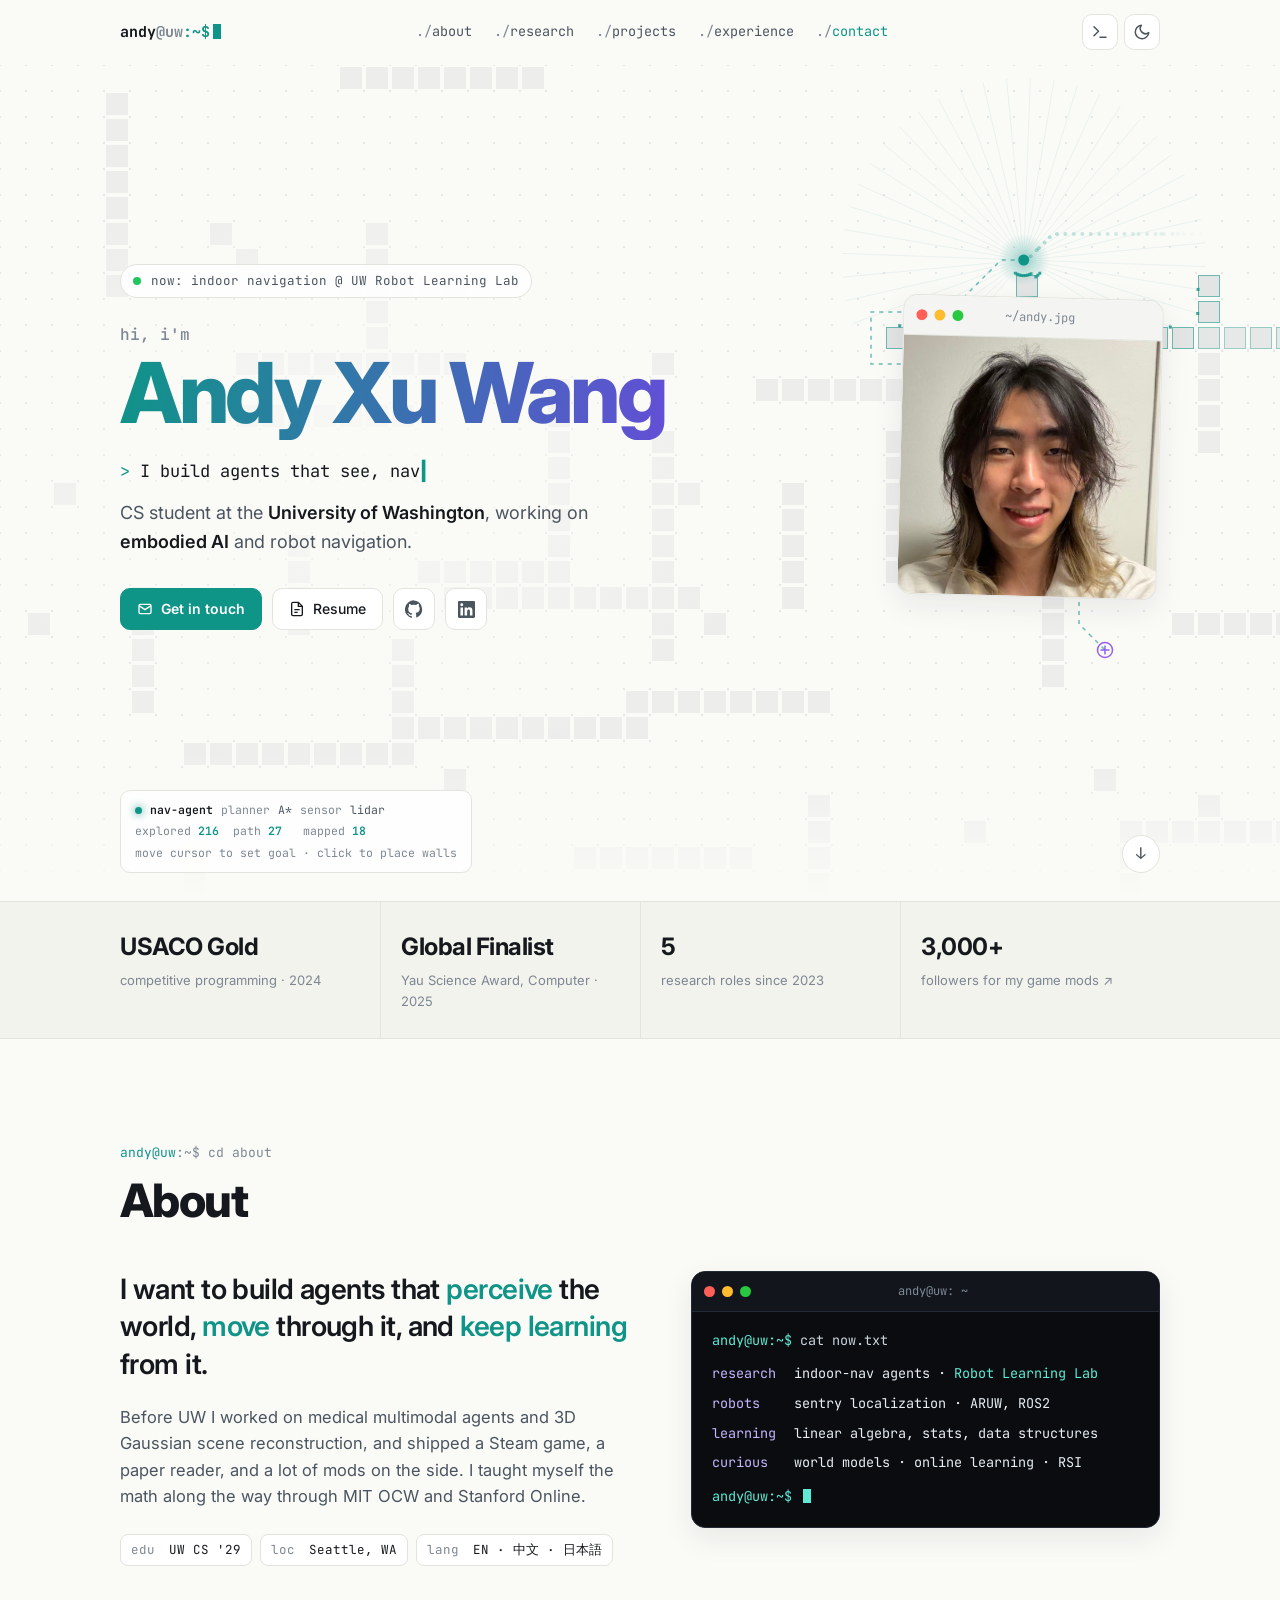
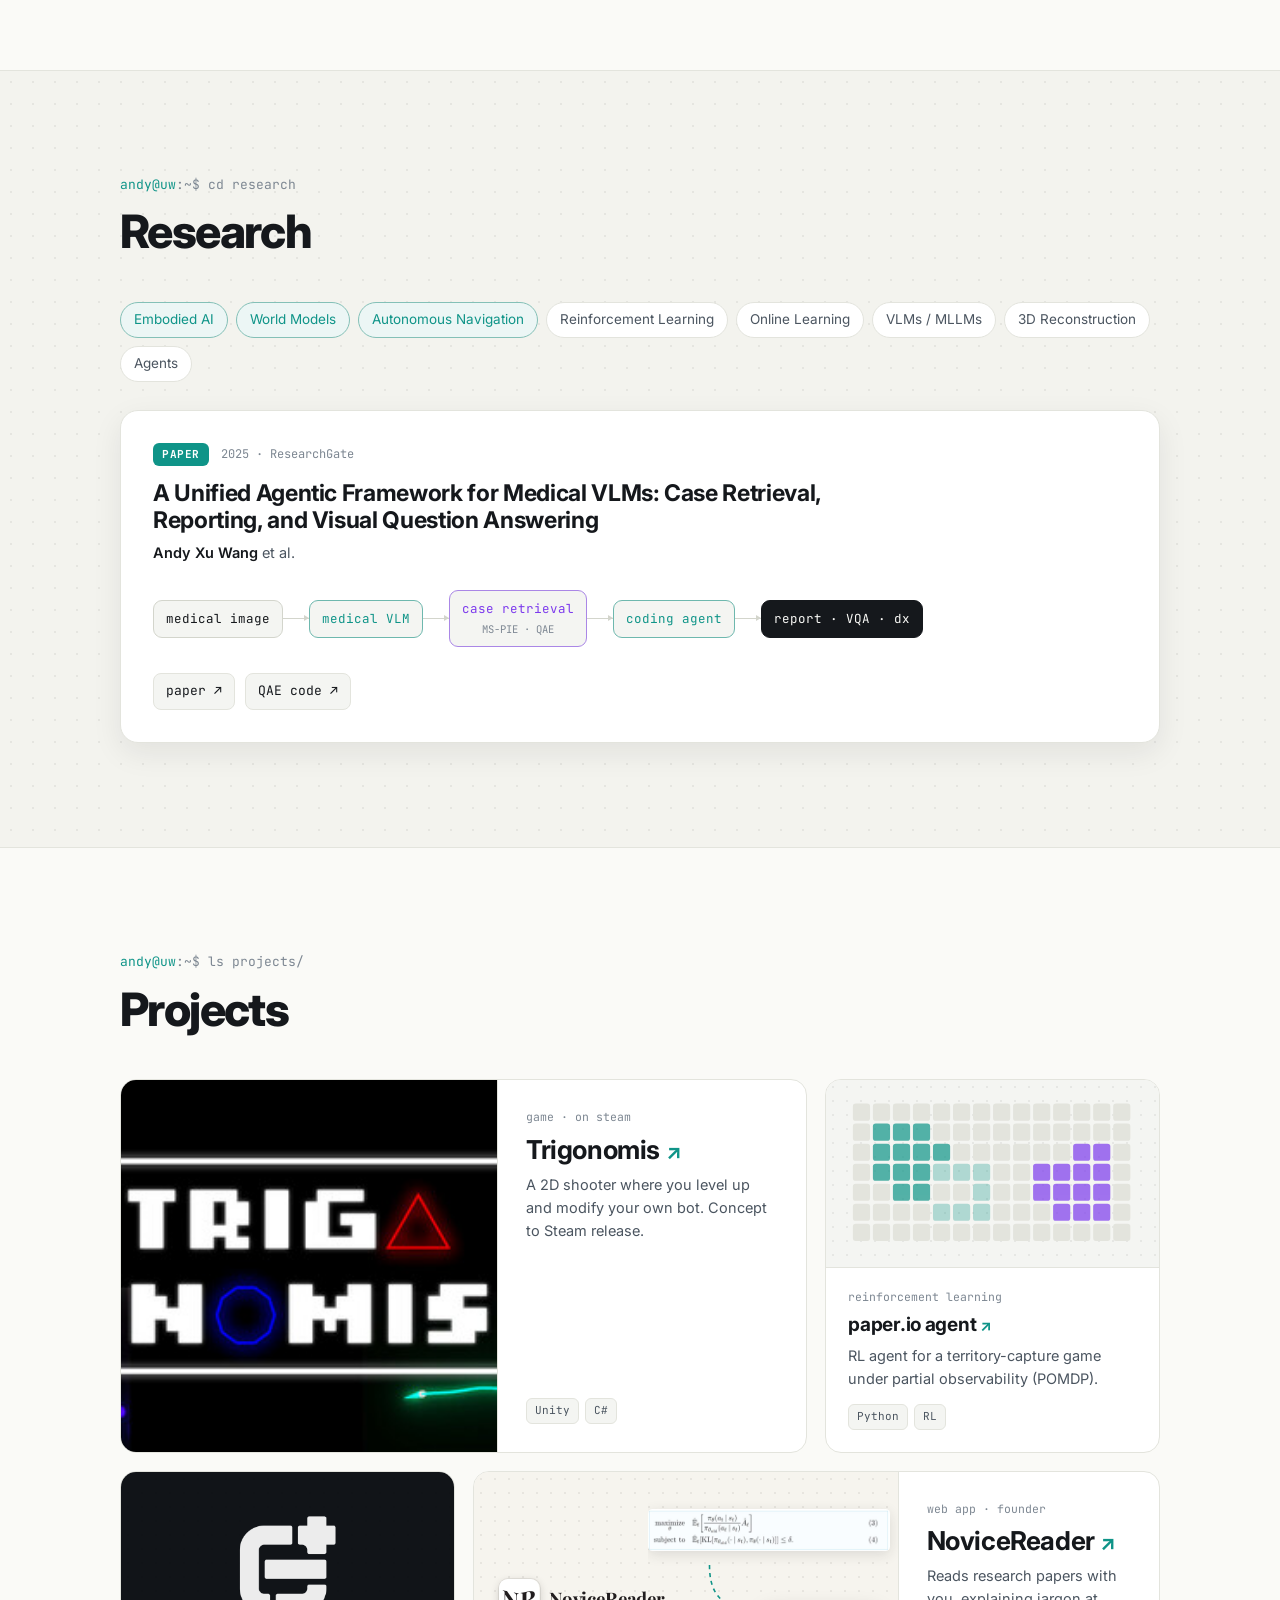
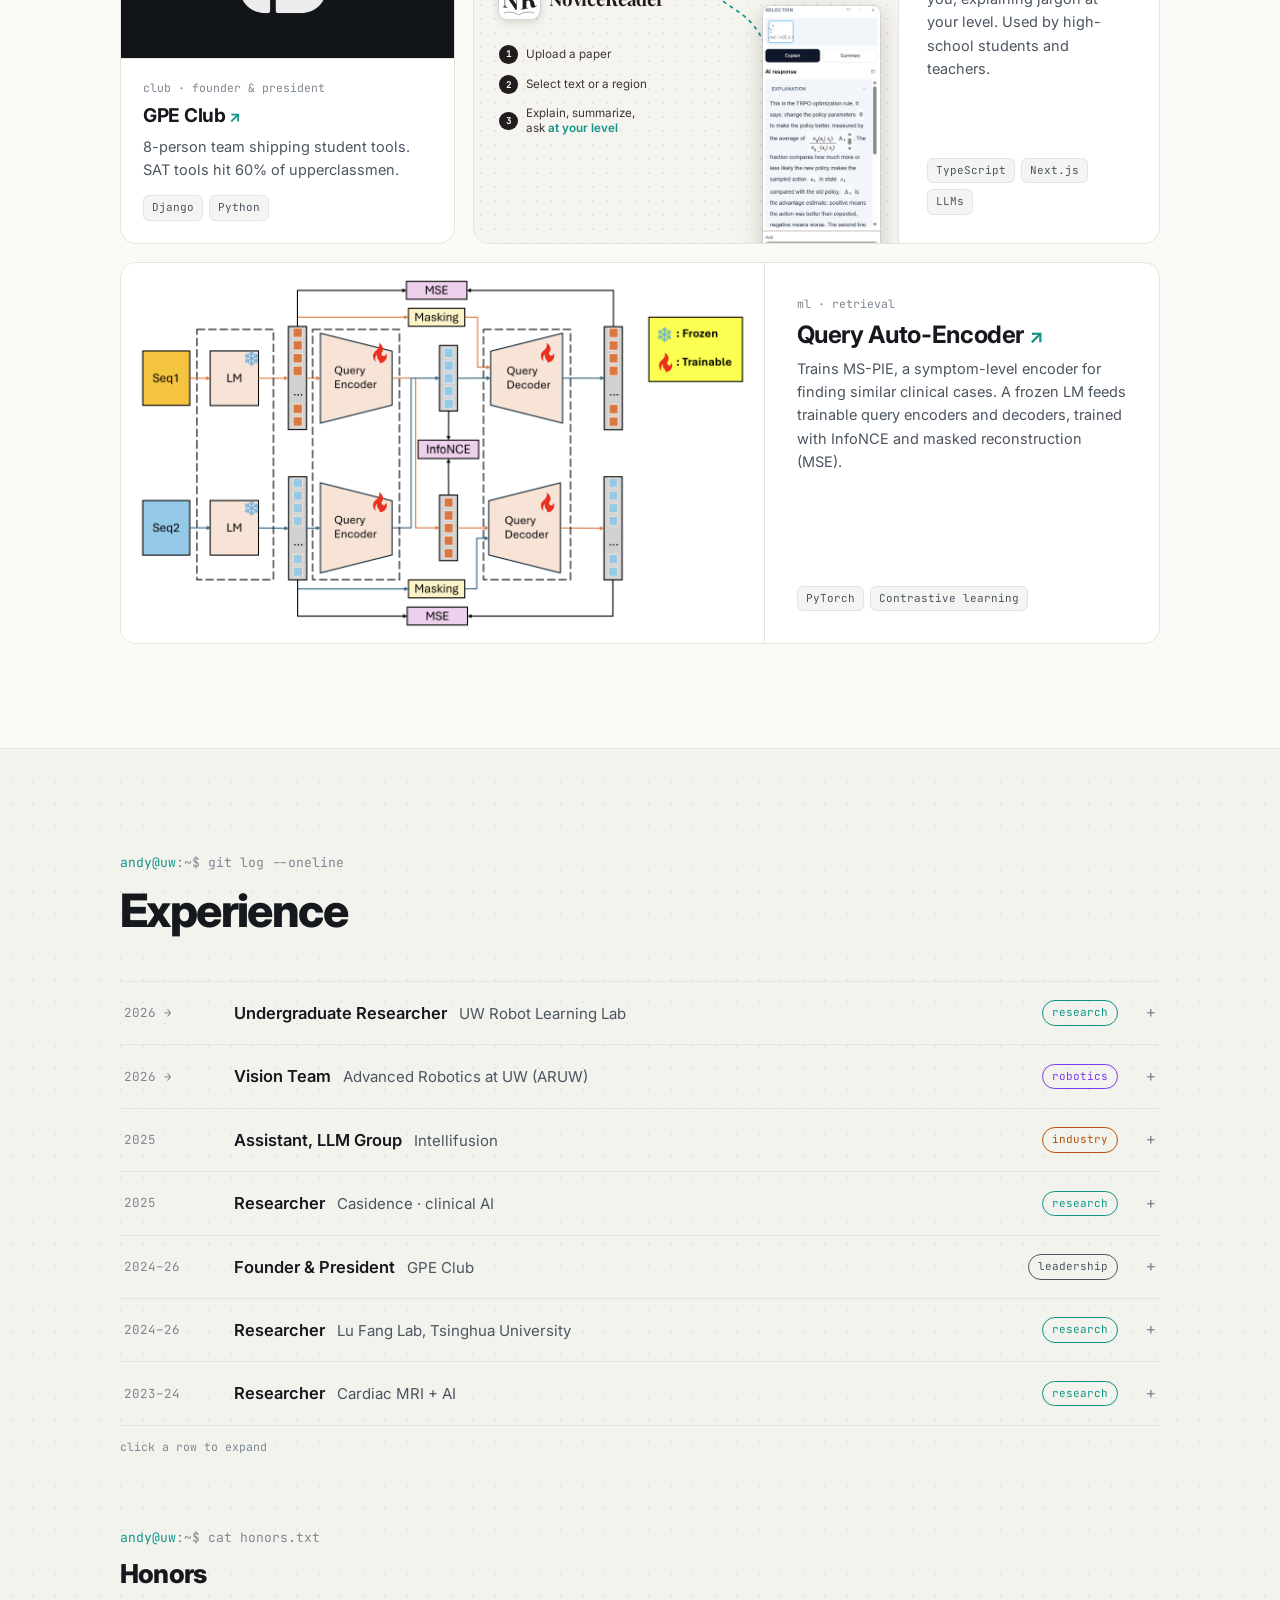
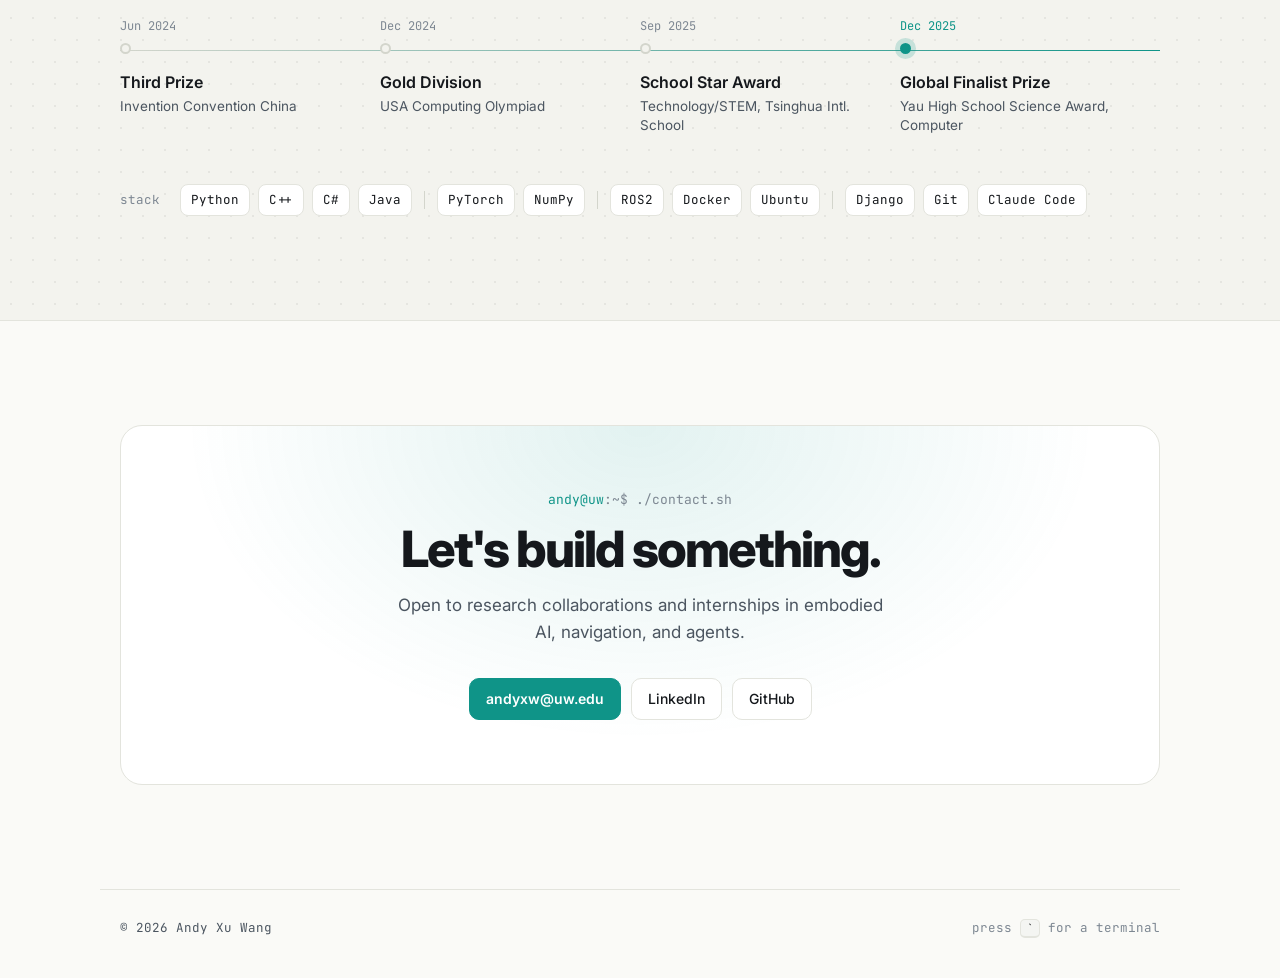
<file: index.html>
<!doctype html>
<html lang="en">
<head>
  <meta charset="utf-8" />
  <meta name="viewport" content="width=device-width, initial-scale=1" />
  <title>Andy Xu Wang</title>
  <meta name="description" content="Andy Xu Wang — CS student at the University of Washington working on embodied AI, robot navigation, and multimodal agents." />
  <meta property="og:title" content="Andy Xu Wang" />
  <meta property="og:description" content="CS @ UW · Embodied AI, robot navigation, multimodal agents." />
  <meta property="og:url" content="https://humanoid-a.github.io/" />
  <meta name="theme-color" content="#0b0d10" />
  <link rel="icon" href="data:image/svg+xml,<svg xmlns='http://www.w3.org/2000/svg' viewBox='0 0 32 32'><rect width='32' height='32' rx='7' fill='%230b0d10'/><text x='5' y='22' font-family='monospace' font-size='16' font-weight='700' fill='%235eead4'>&gt;_</text></svg>" />
  <link rel="preconnect" href="https://fonts.googleapis.com" />
  <link rel="preconnect" href="https://fonts.gstatic.com" crossorigin />
  <link href="https://fonts.googleapis.com/css2?family=Inter:wght@400;500;600;700;800&family=JetBrains+Mono:wght@400;500;700&family=Playfair+Display:wght@700&display=swap" rel="stylesheet" />
  <link rel="stylesheet" href="styles.css" />
  <script>
    document.documentElement.classList.add('js');
    // Apply saved theme before paint to avoid a flash.
    try { const t = localStorage.getItem('theme'); if (t) document.documentElement.dataset.theme = t; } catch (e) {}
  </script>
</head>
<body>
  <a class="skip" href="#main">Skip to content</a>

  <!-- ============ NAV ============ -->
  <header class="nav">
    <div class="nav-inner">
      <a href="#top" class="logo mono">andy<span class="dim">@uw</span><span class="accent">:~$</span><span class="caret"></span></a>
      <nav class="nav-links" aria-label="Sections">
        <a href="#about">about</a>
        <a href="#research">research</a>
        <a href="#projects">projects</a>
        <a href="#experience">experience</a>
        <a href="#contact">contact</a>
      </nav>
      <div class="nav-actions">
        <button class="icon-btn" id="term-open" title="Open terminal ( ` )" aria-label="Open terminal">
          <svg viewBox="0 0 24 24" width="18" height="18" fill="none" stroke="currentColor" stroke-width="2" stroke-linecap="round" stroke-linejoin="round"><polyline points="4 17 10 11 4 5"/><line x1="12" y1="19" x2="20" y2="19"/></svg>
        </button>
        <button class="icon-btn" id="theme-toggle" title="Toggle theme" aria-label="Toggle theme">
          <svg class="i-sun" viewBox="0 0 24 24" width="18" height="18" fill="none" stroke="currentColor" stroke-width="2" stroke-linecap="round"><circle cx="12" cy="12" r="4"/><path d="M12 2v2M12 20v2M4.9 4.9l1.4 1.4M17.7 17.7l1.4 1.4M2 12h2M20 12h2M4.9 19.1l1.4-1.4M17.7 6.3l1.4-1.4"/></svg>
          <svg class="i-moon" viewBox="0 0 24 24" width="18" height="18" fill="none" stroke="currentColor" stroke-width="2" stroke-linecap="round" stroke-linejoin="round"><path d="M21 12.8A9 9 0 1 1 11.2 3a7 7 0 0 0 9.8 9.8z"/></svg>
        </button>
      </div>
    </div>
  </header>

  <main id="main">
    <!-- ============ HERO ============ -->
    <section class="hero" id="top">
      <canvas id="nav-canvas" aria-hidden="true"></canvas>

      <div class="hero-inner">
        <div class="hero-text">
          <p class="mono kicker"><span class="pulse"></span> now: indoor navigation @ UW Robot Learning Lab</p>
          <h1><span class="hello mono">hi, i'm</span><span class="grad">Andy Xu Wang</span></h1>
          <p class="tagline mono" id="typer" aria-label="I build agents that see, navigate, and learn.">&nbsp;</p>
          <p class="lede">CS student at the <strong>University of Washington</strong>, working on <strong>embodied AI</strong> and robot navigation.</p>
          <div class="cta">
            <a class="btn primary" href="mailto:andyxw@uw.edu">
              <svg viewBox="0 0 24 24" width="16" height="16" fill="none" stroke="currentColor" stroke-width="2"><rect x="3" y="5" width="18" height="14" rx="2"/><path d="m3 7 9 6 9-6"/></svg>
              Get in touch
            </a>
            <a class="btn" href="https://humanoid-a.github.io/andyxuwangresume/Wang_Resume_latest.pdf" target="_blank" rel="noopener">
              <svg viewBox="0 0 24 24" width="16" height="16" fill="none" stroke="currentColor" stroke-width="2"><path d="M14 2H6a2 2 0 0 0-2 2v16a2 2 0 0 0 2 2h12a2 2 0 0 0 2-2V8z"/><path d="M14 2v6h6M8 13h8M8 17h5"/></svg>
              Resume
            </a>
            <a class="btn icon" href="https://github.com/Humanoid-a" target="_blank" rel="noopener" aria-label="GitHub" title="GitHub">
              <svg viewBox="0 0 24 24" width="18" height="18" fill="currentColor"><path d="M12 .5a12 12 0 0 0-3.8 23.4c.6.1.8-.3.8-.6v-2c-3.3.7-4-1.6-4-1.6-.6-1.4-1.4-1.8-1.4-1.8-1.1-.7.1-.7.1-.7 1.2.1 1.8 1.2 1.8 1.2 1.1 1.8 2.8 1.3 3.5 1 .1-.8.4-1.3.8-1.6-2.7-.3-5.5-1.3-5.5-6 0-1.3.5-2.4 1.2-3.2-.1-.3-.5-1.5.1-3.2 0 0 1-.3 3.3 1.2a11.5 11.5 0 0 1 6 0C17.3 4.6 18.3 5 18.3 5c.6 1.7.2 2.9.1 3.2.8.8 1.2 1.9 1.2 3.2 0 4.6-2.8 5.6-5.5 5.9.4.4.8 1.1.8 2.2v3.3c0 .3.2.7.8.6A12 12 0 0 0 12 .5z"/></svg>
            </a>
            <a class="btn icon" href="https://www.linkedin.com/in/andyxw" target="_blank" rel="noopener" aria-label="LinkedIn" title="LinkedIn">
              <svg viewBox="0 0 24 24" width="17" height="17" fill="currentColor"><path d="M20.4 20.5h-3.6v-5.6c0-1.3 0-3-1.8-3s-2.1 1.4-2.1 2.9v5.7H9.3V9h3.4v1.6c.5-.9 1.6-1.8 3.4-1.8 3.6 0 4.3 2.4 4.3 5.5v6.2zM5.3 7.4a2.1 2.1 0 1 1 0-4.2 2.1 2.1 0 0 1 0 4.2zM7.1 20.5H3.5V9h3.6v11.5zM22.2 0H1.8C.8 0 0 .8 0 1.7v20.6c0 .9.8 1.7 1.8 1.7h20.4c1 0 1.8-.8 1.8-1.7V1.7C24 .8 23.2 0 22.2 0z"/></svg>
            </a>
          </div>
        </div>

        <figure class="window photo-window">
          <div class="win-bar"><span class="dot r"></span><span class="dot y"></span><span class="dot g"></span><span class="win-title mono">~/andy.jpg</span></div>
          <div class="avatar">
            <!-- Drop your photo at assets/profile.jpg (square, ~600x600). Until then the initials show. -->
            <img src="assets/profile.jpg" alt="Photo of Andy Xu Wang" onerror="this.remove()" />
            <span class="avatar-fallback mono">AW</span>
          </div>
        </figure>
      </div>

      <!-- live readout of the background agent -->
      <div class="hud mono" aria-hidden="true">
        <div class="hud-row"><span class="hud-dot"></span><b>nav-agent</b><span class="dim">planner</span> A*<span class="dim">sensor</span> lidar</div>
        <div class="hud-row stats"><span><span class="dim">explored</span> <b id="hud-exp">0</b></span><span><span class="dim">path</span> <b id="hud-path">0</b></span><span><span class="dim">mapped</span> <b id="hud-map">0</b></span></div>
        <div class="hud-row dim hint-row">move cursor to set goal · click to place walls</div>
      </div>
      <a class="scroll-cue mono" href="#highlights" aria-label="Scroll down">↓</a>
    </section>

    <!-- ============ HIGHLIGHTS ============ -->
    <section class="highlights" id="highlights" aria-label="Highlights">
      <div class="wrap hl-grid">
        <div class="hl reveal"><span class="hl-v">USACO Gold</span><span class="hl-l">competitive programming · 2024</span></div>
        <div class="hl reveal"><span class="hl-v">Global Finalist</span><span class="hl-l">Yau Science Award, Computer · 2025</span></div>
        <div class="hl reveal"><span class="hl-v">5</span><span class="hl-l">research roles since 2023</span></div>
        <a class="hl reveal" href="https://space.bilibili.com/481586636" target="_blank" rel="noopener"><span class="hl-v">3,000+</span><span class="hl-l">followers for my game mods ↗</span></a>
      </div>
    </section>

    <!-- ============ ABOUT ============ -->
    <section class="section" id="about">
      <div class="wrap">
        <header class="section-head">
          <p class="prompt mono"><span class="accent">andy@uw</span>:~$ cd about</p>
          <h2>About</h2>
        </header>
        <div class="about-grid">
          <div class="about-text reveal">
            <p class="big-p">I want to build agents that <em>perceive</em> the world, <em>move</em> through it, and <em>keep learning</em> from it.</p>
            <p>Before UW I worked on medical multimodal agents and 3D Gaussian scene reconstruction, and shipped a Steam game, a paper reader, and a lot of mods on the side. I taught myself the math along the way through MIT OCW and Stanford Online.</p>
            <ul class="facts mono">
              <li><span class="dim">edu</span> UW CS '29</li>
              <li><span class="dim">loc</span> Seattle, WA</li>
              <li><span class="dim">lang</span> EN · 中文 · 日本語</li>
            </ul>
          </div>

          <div class="window term-card reveal" aria-label="What I'm doing now">
            <div class="win-bar"><span class="dot r"></span><span class="dot y"></span><span class="dot g"></span><span class="win-title mono">andy@uw: ~</span></div>
            <div class="term-card-body mono">
              <p class="cmdline"><span class="accent">andy@uw:~$</span> cat now.txt</p>
              <dl class="now-list">
                <dt>research</dt><dd>indoor-nav agents · <a href="https://homes.cs.washington.edu/~bboots/" target="_blank" rel="noopener">Robot Learning Lab</a></dd>
                <dt>robots</dt><dd>sentry localization · ARUW, ROS2</dd>
                <dt>learning</dt><dd>linear algebra, stats, data structures</dd>
                <dt>curious</dt><dd>world models · online learning · RSI</dd>
              </dl>
              <p class="cmdline"><span class="accent">andy@uw:~$</span> <span class="caret"></span></p>
            </div>
          </div>
        </div>
      </div>
    </section>

    <!-- ============ RESEARCH ============ -->
    <section class="section alt" id="research">
      <div class="wrap">
        <header class="section-head">
          <p class="prompt mono"><span class="accent">andy@uw</span>:~$ cd research</p>
          <h2>Research</h2>
        </header>

        <div class="interests reveal">
          <span class="chip hot">Embodied AI</span>
          <span class="chip hot">World Models</span>
          <span class="chip hot">Autonomous Navigation</span>
          <span class="chip">Reinforcement Learning</span>
          <span class="chip">Online Learning</span>
          <span class="chip">VLMs / MLLMs</span>
          <span class="chip">3D Reconstruction</span>
          <span class="chip">Agents</span>
        </div>

        <article class="pub reveal">
          <div class="pub-meta mono"><span class="badge">paper</span><span class="dim">2025 · ResearchGate</span></div>
          <h3>A Unified Agentic Framework for Medical VLMs: Case Retrieval, Reporting, and Visual Question Answering</h3>
          <p class="authors"><strong>Andy Xu Wang</strong> et al.</p>

          <!-- the pipeline at a glance, instead of a paragraph -->
          <div class="pipeline mono" aria-label="Pipeline: medical image, medical VLM, case retrieval with MS-PIE, coding agent, then report, VQA and diagnosis">
            <span class="node">medical image</span><span class="edge"></span>
            <span class="node acc">medical VLM</span><span class="edge"></span>
            <span class="node acc2">case retrieval<small>MS-PIE · QAE</small></span><span class="edge"></span>
            <span class="node acc">coding agent</span><span class="edge"></span>
            <span class="node out">report · VQA · dx</span>
          </div>

          <div class="pub-links mono">
            <a class="link-btn" href="https://www.researchgate.net/publication/399197830_A_Unified_Agentic_Framework_for_Medical_VLMs_Case_Retrieval_Reporting_and_Visual_Question_Answering" target="_blank" rel="noopener">paper ↗</a>
            <a class="link-btn" href="https://github.com/Humanoid-a/QAE" target="_blank" rel="noopener">QAE code ↗</a>
          </div>
        </article>
      </div>
    </section>

    <!-- ============ PROJECTS ============ -->
    <section class="section" id="projects">
      <div class="wrap">
        <header class="section-head">
          <p class="prompt mono"><span class="accent">andy@uw</span>:~$ ls projects/</p>
          <h2>Projects</h2>
        </header>

        <div class="proj-grid">
          <!-- row 1: wide + small -->
          <a class="proj feature reveal" href="https://store.steampowered.com/app/3327910/Trigonomis/" target="_blank" rel="noopener">
            <div class="thumb photo"><img src="assets/trigonomis.jpg" alt="Trigonomis key art" loading="lazy" /></div>
            <div class="proj-body">
              <span class="proj-kind mono">game · on Steam</span>
              <h3>Trigonomis <span class="arrow">↗</span></h3>
              <p>A 2D shooter where you level up and modify your own bot. Concept to Steam release.</p>
              <div class="tags mono"><span>Unity</span><span>C#</span></div>
            </div>
          </a>

          <a class="proj reveal" href="https://github.com/Humanoid-a/aruwpaperio" target="_blank" rel="noopener">
            <div class="thumb">
              <svg viewBox="0 0 200 110" aria-hidden="true" class="grid-art">
                <g class="cells"></g>
              </svg>
            </div>
            <div class="proj-body">
              <span class="proj-kind mono">reinforcement learning</span>
              <h3>paper.io agent <span class="arrow">↗</span></h3>
              <p>RL agent for a territory-capture game under partial observability (POMDP).</p>
              <div class="tags mono"><span>Python</span><span>RL</span></div>
            </div>
          </a>

          <!-- row 2: small + wide -->
          <a class="proj reveal" href="http://www.gpeclub.com/" target="_blank" rel="noopener">
            <div class="thumb dark"><img class="logo-img" src="assets/gpe.png" alt="GPE Club logo" loading="lazy" /></div>
            <div class="proj-body">
              <span class="proj-kind mono">club · founder &amp; president</span>
              <h3>GPE Club <span class="arrow">↗</span></h3>
              <p>8-person team shipping student tools. SAT tools hit 60% of upperclassmen.</p>
              <div class="tags mono"><span>Django</span><span>Python</span></div>
            </div>
          </a>

          <a class="proj feature nr reveal" href="https://novicereader.com/" target="_blank" rel="noopener">
            <!-- product cover: brand + 3-step how-to + the select-then-explain flow -->
            <div class="thumb nr-cover" aria-label="NoviceReader: upload a PDF, select an equation, get a beginner-friendly explanation">
              <div class="nr-left">
                <div class="nr-brand">
                  <svg class="nr-logo" viewBox="0 0 64 64" aria-hidden="true">
                    <rect width="64" height="64" rx="14" fill="#fff"/>
                    <g font-family="'Playfair Display', Georgia, 'Times New Roman', serif" font-weight="700" font-size="38" fill="#211d1e">
                      <text x="5" y="44" transform="matrix(1 0.2 0 1 0 -1)">N</text>
                      <text x="33" y="44" transform="matrix(1 -0.2 0 1 0 12.4)">R</text>
                    </g>
                    <path d="M8 54 Q20 50 31.5 57 Q43 50 56 54" fill="none" stroke="#211d1e" stroke-width="1.6" stroke-linecap="round" opacity=".35"/>
                  </svg>
                  <span class="nr-name">NoviceReader</span>
                </div>
                <ol class="nr-steps">
                  <li><span class="n">1</span><span>Upload a paper</span></li>
                  <li><span class="n">2</span><span>Select text or a region</span></li>
                  <li><span class="n">3</span><span>Explain, summarize, ask <em>at your level</em></span></li>
                </ol>
              </div>
              <div class="nr-stage" aria-hidden="true">
                <img class="nr-paper" src="assets/nr-paper.jpg" alt="" loading="lazy" />
                <svg class="nr-link" viewBox="0 0 100 100" preserveAspectRatio="none"><path d="M10 0 C10 60, 60 40, 92 92" /></svg>
                <img class="nr-panel" src="assets/nr-panel.jpg" alt="" loading="lazy" />
              </div>
            </div>
            <div class="proj-body">
              <span class="proj-kind mono">web app · founder</span>
              <h3>NoviceReader <span class="arrow">↗</span></h3>
              <p>Reads research papers with you, explaining jargon at your level. Used by high-school students and teachers.</p>
              <div class="tags mono"><span>TypeScript</span><span>Next.js</span><span>LLMs</span></div>
            </div>
          </a>

          <!-- row 3: full width, so the architecture diagram is readable -->
          <a class="proj wide reveal" href="https://github.com/Humanoid-a/QAE" target="_blank" rel="noopener">
            <div class="thumb shot diagram">
              <svg viewBox="0 0 200 110" aria-hidden="true" class="ae-art"><g class="ae"></g></svg>
              <!-- QAE architecture diagram; if assets/qae.png is missing the generated art above shows instead -->
              <img src="assets/qae.png" alt="QAE architecture: frozen LM, trainable query encoder and decoder, InfoNCE and MSE losses" loading="lazy" onerror="this.remove()" />
            </div>
            <div class="proj-body">
              <span class="proj-kind mono">ml · retrieval</span>
              <h3>Query Auto-Encoder <span class="arrow">↗</span></h3>
              <p>Trains MS-PIE, a symptom-level encoder for finding similar clinical cases. A frozen LM feeds trainable query encoders and decoders, trained with InfoNCE and masked reconstruction (MSE).</p>
              <div class="tags mono"><span>PyTorch</span><span>Contrastive learning</span></div>
            </div>
          </a>
        </div>
      </div>
    </section>

    <!-- ============ EXPERIENCE ============ -->
    <section class="section alt" id="experience">
      <div class="wrap">
        <header class="section-head">
          <p class="prompt mono"><span class="accent">andy@uw</span>:~$ git log --oneline</p>
          <h2>Experience</h2>
        </header>

        <ol class="xp">
          <li class="reveal"><details>
            <summary><span class="xp-date mono">2026 →</span><span class="xp-main"><b>Undergraduate Researcher</b><span class="xp-org">UW Robot Learning Lab</span></span><span class="tag t-research mono">research</span></summary>
            <p>Starting a project on agent capabilities in indoor navigation in Prof. Byron Boots's lab, mentored by Rohan Baijal. Currently reviewing prior work and setting up simulation environments.</p>
          </details></li>
          <li class="reveal"><details>
            <summary><span class="xp-date mono">2026 →</span><span class="xp-main"><b>Vision Team</b><span class="xp-org">Advanced Robotics at UW (ARUW)</span></span><span class="tag t-robot mono">robotics</span></summary>
            <p>RoboMaster auto-aim and navigation for combat and engineer robots; navigation and localization for the fully autonomous sentry robot under ROS2.</p>
          </details></li>
          <li class="reveal"><details>
            <summary><span class="xp-date mono">2025</span><span class="xp-main"><b>Assistant, LLM Group</b><span class="xp-org">Intellifusion</span></span><span class="tag t-industry mono">industry</span></summary>
            <p>Studied SOTA LLM and multimodal architectures (GPT, LLaMA, Qwen, LLaVA, Flamingo) under Dr. Xiaotian Yu and Dr. Xianbiao Qi. Extended LLaVA-Med with grounded segmentation masks for stronger clinical reasoning.</p>
          </details></li>
          <li class="reveal"><details>
            <summary><span class="xp-date mono">2025</span><span class="xp-main"><b>Researcher</b><span class="xp-org">Casidence · clinical AI</span></span><span class="tag t-research mono">research</span></summary>
            <p>Built an agentic framework that gathers diagnostic evidence for clinicians, unifying medical VLMs, case retrieval, and a coding agent. Designed MS-PIE and the QAE training framework.</p>
          </details></li>
          <li class="reveal"><details>
            <summary><span class="xp-date mono">2024–26</span><span class="xp-main"><b>Founder &amp; President</b><span class="xp-org">GPE Club</span></span><span class="tag t-lead mono">leadership</span></summary>
            <p>Led an 8-member team shipping the club website with AI study tools, the GPE-Hub desktop app, and a translation Chrome extension. Architected the Django backend.</p>
          </details></li>
          <li class="reveal"><details>
            <summary><span class="xp-date mono">2024–26</span><span class="xp-main"><b>Researcher</b><span class="xp-org">Lu Fang Lab, Tsinghua University</span></span><span class="tag t-research mono">research</span></summary>
            <p>Reconstructed dense street-view scenes from multi-camera video with hierarchical 3D Gaussians for downstream virtual-scene work.</p>
          </details></li>
          <li class="reveal"><details>
            <summary><span class="xp-date mono">2023–24</span><span class="xp-main"><b>Researcher</b><span class="xp-org">Cardiac MRI + AI</span></span><span class="tag t-research mono">research</span></summary>
            <p>Cardiac MRI diagnosis model combining CNN segmentation, Geometric Visual Similarity Learning, and attention; paired VLMs with ULIP pretraining to explain diagnoses in natural language.</p>
          </details></li>
        </ol>
        <p class="xp-hint mono dim">click a row to expand</p>

        <div class="honors-block">
          <header class="minor-head">
            <p class="prompt mono"><span class="accent">andy@uw</span>:~$ cat honors.txt</p>
            <h3>Honors</h3>
          </header>
          <ol class="milestones reveal">
            <li><span class="m-date mono">Jun 2024</span><span class="m-dot"></span><b>Third Prize</b><span class="m-org">Invention Convention China</span></li>
            <li><span class="m-date mono">Dec 2024</span><span class="m-dot"></span><b>Gold Division</b><span class="m-org">USA Computing Olympiad</span></li>
            <li><span class="m-date mono">Sep 2025</span><span class="m-dot"></span><b>School Star Award</b><span class="m-org">Technology/STEM, Tsinghua Intl. School</span></li>
            <li class="top"><span class="m-date mono">Dec 2025</span><span class="m-dot"></span><b>Global Finalist Prize</b><span class="m-org">Yau High School Science Award, Computer</span></li>
          </ol>
        </div>

        <div class="stack reveal">
          <span class="stack-label mono">stack</span>
          <div class="stack-chips mono">
            <span>Python</span><span>C++</span><span>C#</span><span>Java</span>
            <i></i>
            <span>PyTorch</span><span>NumPy</span>
            <i></i>
            <span>ROS2</span><span>Docker</span><span>Ubuntu</span>
            <i></i>
            <span>Django</span><span>Git</span><span>Claude Code</span>
          </div>
        </div>
      </div>
    </section>

    <!-- ============ CONTACT ============ -->
    <section class="section contact" id="contact">
      <div class="wrap">
        <div class="contact-box reveal">
          <p class="prompt mono"><span class="accent">andy@uw</span>:~$ ./contact.sh</p>
          <h2>Let's build something.</h2>
          <p>Open to research collaborations and internships in embodied AI, navigation, and agents.</p>
          <div class="cta center">
            <a class="btn primary" href="mailto:andyxw@uw.edu">andyxw@uw.edu</a>
            <a class="btn" href="https://www.linkedin.com/in/andyxw" target="_blank" rel="noopener">LinkedIn</a>
            <a class="btn" href="https://github.com/Humanoid-a" target="_blank" rel="noopener">GitHub</a>
          </div>
        </div>
      </div>
    </section>
  </main>

  <footer class="footer mono">
    <span>© <span id="year">2026</span> Andy Xu Wang</span>
    <span class="dim">press <kbd>`</kbd> for a terminal</span>
  </footer>

  <!-- ============ TERMINAL ============ -->
  <div class="term-backdrop" id="term" hidden>
    <div class="term" role="dialog" aria-modal="true" aria-label="Terminal">
      <div class="term-bar">
        <span class="dot r"></span><span class="dot y"></span><span class="dot g"></span>
        <span class="term-title mono">andy@uw: ~</span>
        <button class="term-close" id="term-close" aria-label="Close terminal">×</button>
      </div>
      <div class="term-body mono" id="term-body"></div>
      <form class="term-input mono" id="term-form" autocomplete="off">
        <span class="accent">andy@uw:~$</span>
        <input id="term-in" spellcheck="false" aria-label="Terminal input" />
      </form>
    </div>
  </div>

  <script src="main.js"></script>
</body>
</html>
</file>
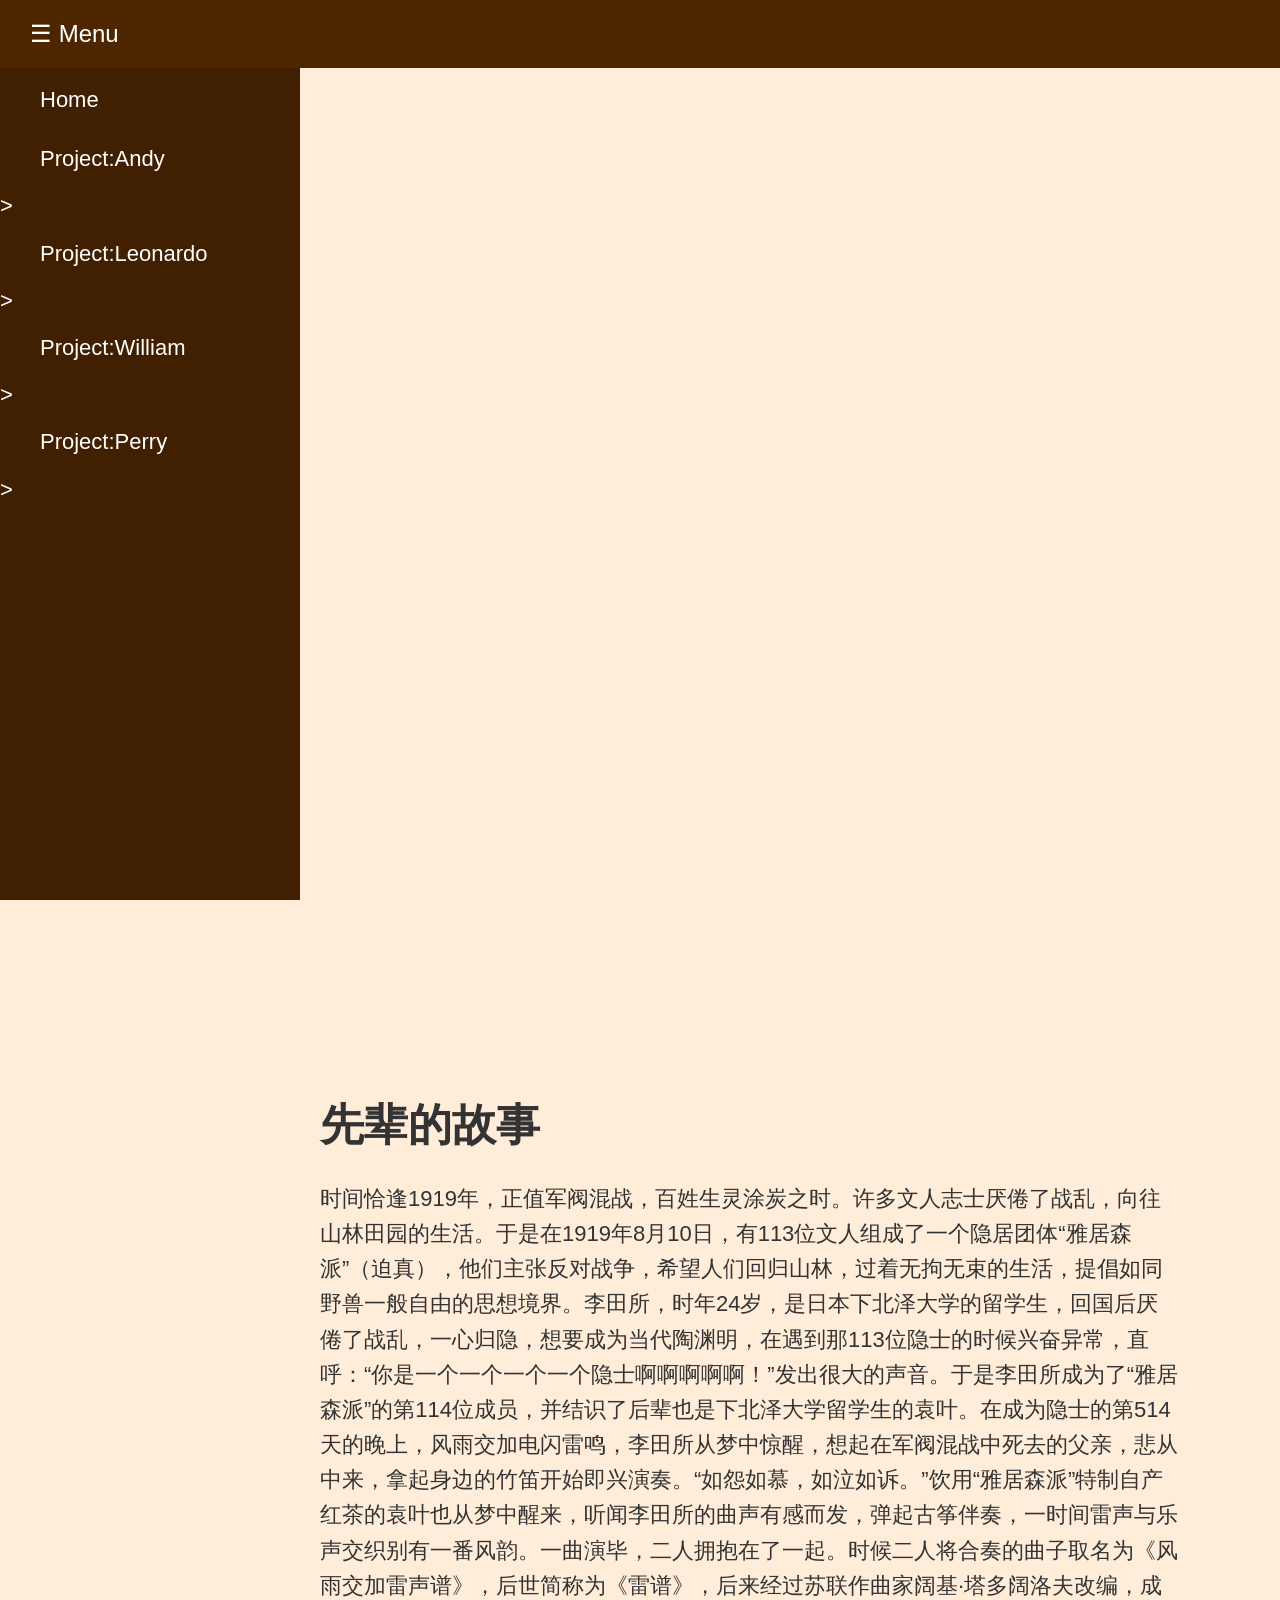
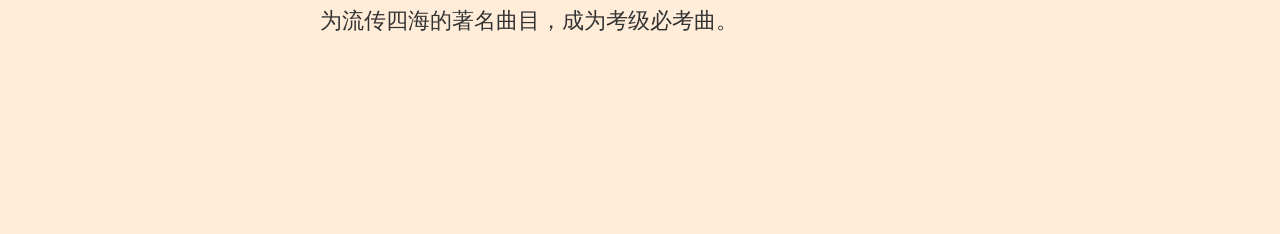
<file: hidden_index.html>
<!DOCTYPE html>
<html lang="en">
<head>
    <meta charset="UTF-8">
    <meta name="viewport" content="width=device-width, initial-scale=1.0">
    <title>Lola Project: Home</title>
    <style>
        * {
            margin: 0;
            padding: 0;
            box-sizing: border-box;
        }

        /* Define color scheme */
        :root {
            --primary-color: #BF360C;
            --soft-color: #ffedd9;
            --menu-top-color: #4d2600;
            --menu-side-color: #402000;
            --text-color: #333;
            --menu-text-color: white;
            --menu-hover-color: #6d2200;
            --accent-color: #6d2200;
            --quote-background-color: #FFFAF0;
        }

        body {
            font-family: 'Segoe UI', Tahoma, Geneva, Verdana, sans-serif;
            font-size: 22px;
            line-height: 1.6;
            background-color: var(--soft-color);
            color: var(--text-color);
            padding-top: 70px; /* Space for fixed menu bar */
        }

        /* Top Menu */
        .menu-bar {
            background-color: var(--menu-top-color);
            color: var(--menu-text-color);
            display: flex;
            justify-content: space-between;
            align-items: center;
            padding: 15px 30px;
            position: fixed;
            width: 100%;
            top: 0;
            z-index: 1000;
        }

        .menu-bar .hamburger {
            cursor: pointer;
            font-size: 24px;
            user-select: none;
        }

        /* Styles for the menu content */
        .menu-content {
            height: 100%;
            width: 0;
            position: fixed;
            z-index: 1;
            top: 0;
            left: 0;
            background-color: var(--menu-side-color);
            color: var(--menu-text-color);
            overflow-x: hidden;
            transition: 0.5s;
            padding-top: 70px; /* Align with menu bar height*/
        }

        .menu-content a {
            padding: 12px 12px 12px 40px;
            text-decoration: none;
            font-size: 22px;
            color: var(--menu-text-color);
            display: block;
            transition: 0.3s;
        }

        .menu-content a:hover {
            color: var(--menu-hover-color);
        }

        .menu-content .close-btn {
            position: absolute;
            top: 0;
            right: 35px;
            font-size: 40px;
            color: var(--menu-text-color);
        }

        .content {
            margin-left: 20px;
            transition: margin-left 0.5s;
            font-family: 'Segoe UI', Tahoma, Geneva, Verdana, sans-serif; /* Match the menu font */
        }

        .quote {
            font-style: italic;
            border-left: 4px solid var(--accent-color);
            padding-left: 20px;
            padding-right: 40px;
            margin: 20px 0;
            background-color: var(--quote-background-color);
            color: var(--text-color);
        }


        .text {
            padding-right: 100px;
            margin: 20px 0;
        }
    </style>
</head>
<body>
<div id="myMenu" class="menu-content">
    <a href="index.html">Home</a>
    <a href="p1.html">Project:Andy</a>>
    <a href="p2.html">Project:Leonardo</a>>
    <a href="p3.html">Project:William</a>>
    <a href="p4.html">Project:Perry</a>>
</div>

<div class="menu-bar">
    <span class="hamburger" onclick="toggleMenu()">☰ Menu</span>
</div>

<div class="content">
    <iframe src="//player.bilibili.com/player.html?aid=632071455&bvid=BV1Eb4y1z719&cid=380348824&p=1" width="800px" height="500px"  scrolling="no" border="0" frameborder="no" framespacing="0" allowfullscreen="true"> </iframe>
    <iframe src="//player.bilibili.com/player.html?aid=805285959&bvid=BV1Ky4y1V7nq&cid=403640012&p=1" width="800px" height="500px" scrolling="no" border="0" frameborder="no" framespacing="0" allowfullscreen="true"> </iframe>
    <h1>先辈的故事</h1>
    <div class="text">时间恰逢1919年，正值军阀混战，百姓生灵涂炭之时。许多文人志士厌倦了战乱，向往山林田园的生活。于是在1919年8月10日，有113位文人组成了一个隐居团体“雅居森派”（迫真），他们主张反对战争，希望人们回归山林，过着无拘无束的生活，提倡如同野兽一般自由的思想境界。李田所，时年24岁，是日本下北泽大学的留学生，回国后厌倦了战乱，一心归隐，想要成为当代陶渊明，在遇到那113位隐士的时候兴奋异常，直呼：“你是一个一个一个一个隐士啊啊啊啊啊！”发出很大的声音。于是李田所成为了“雅居森派”的第114位成员，并结识了后辈也是下北泽大学留学生的袁叶。在成为隐士的第514天的晚上，风雨交加电闪雷鸣，李田所从梦中惊醒，想起在军阀混战中死去的父亲，悲从中来，拿起身边的竹笛开始即兴演奏。“如怨如慕，如泣如诉。”饮用“雅居森派”特制自产红茶的袁叶也从梦中醒来，听闻李田所的曲声有感而发，弹起古筝伴奏，一时间雷声与乐声交织别有一番风韵。一曲演毕，二人拥抱在了一起。时候二人将合奏的曲子取名为《风雨交加雷声谱》，后世简称为《雷谱》，后来经过苏联作曲家阔基·塔多阔洛夫改编，成为流传四海的著名曲目，成为考级必考曲。</div>
    <br/>
    <br/>
    <br/>
    <br/>
    <br/>

</div>

<script>
    function toggleMenu() {
        var menu = document.getElementById("myMenu");
        var content = document.querySelector('.content');

        if (menu.style.width === '300px') {
            menu.style.width = '0';
            content.style.marginLeft = '20px';
        } else {
            menu.style.width = '300px';
            content.style.marginLeft = '320px';
        }
    }
    toggleMenu();
</script>
</body>
</html>
</file>
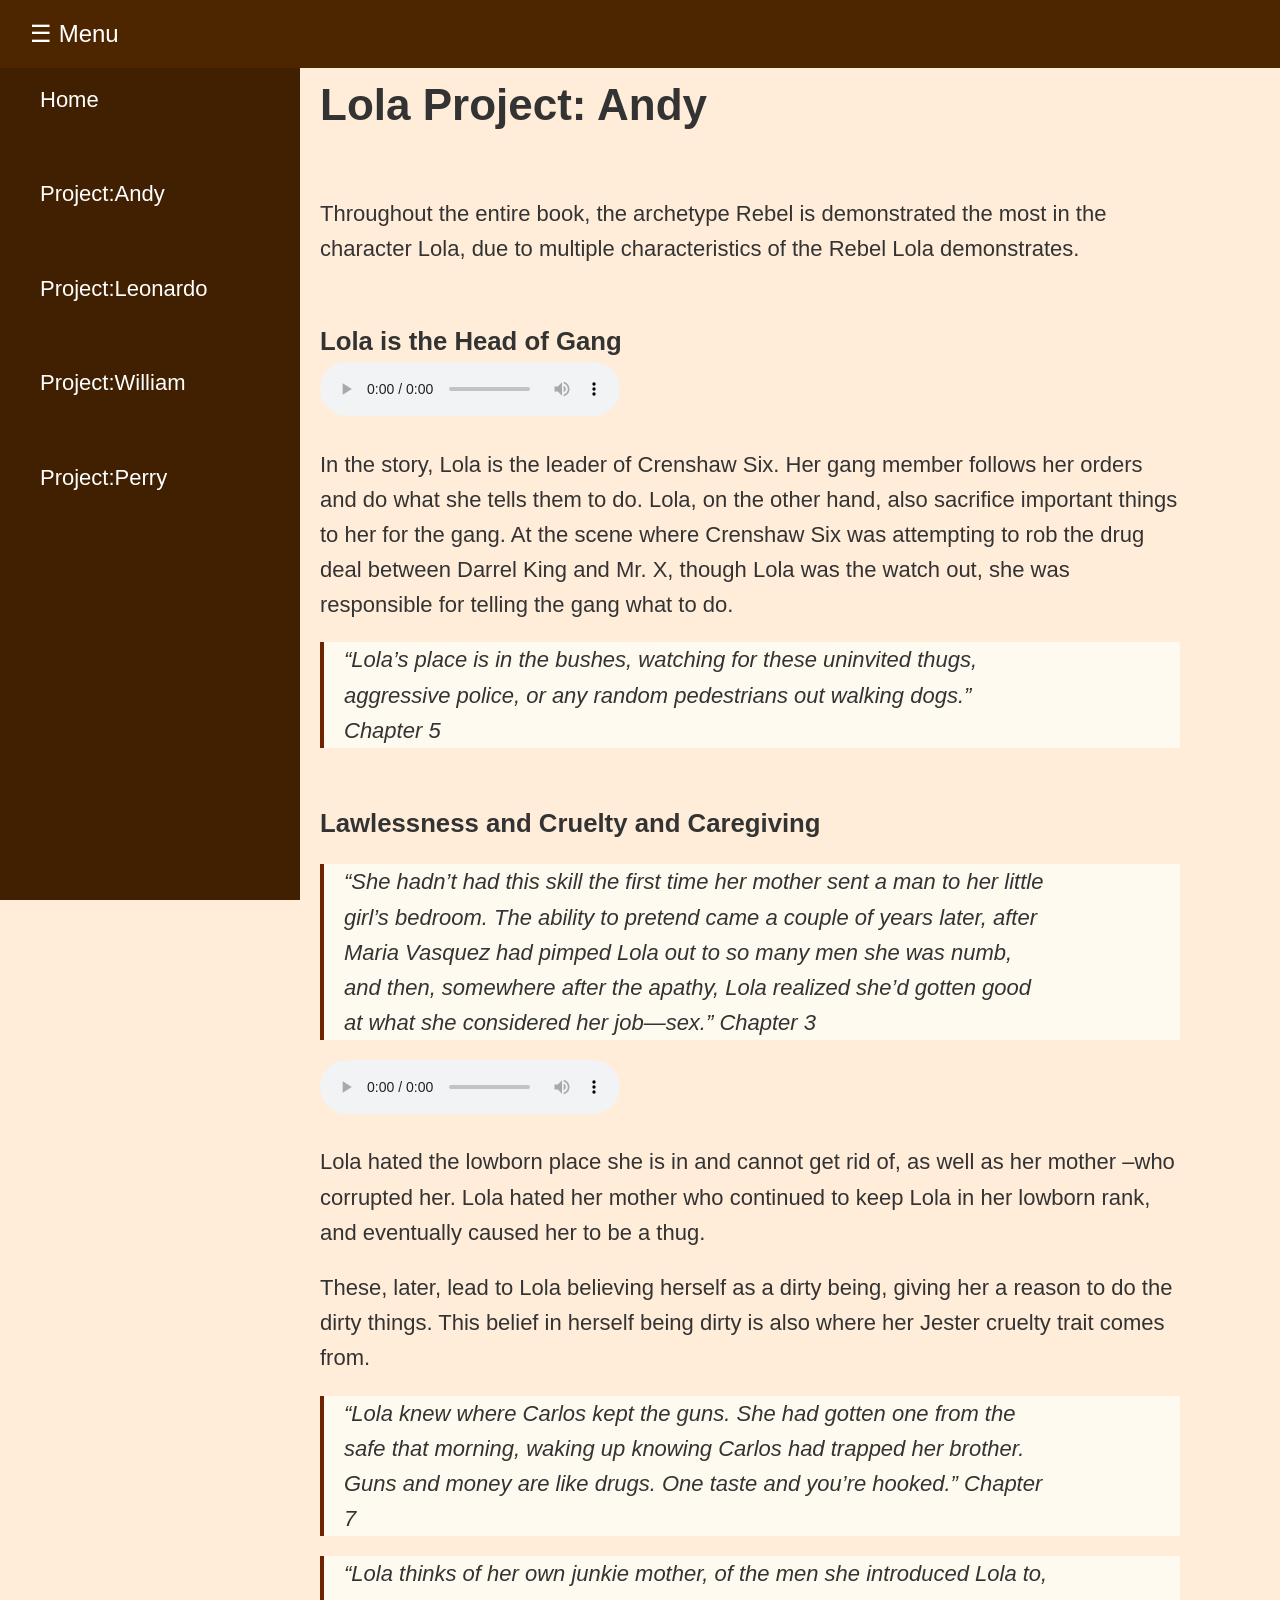
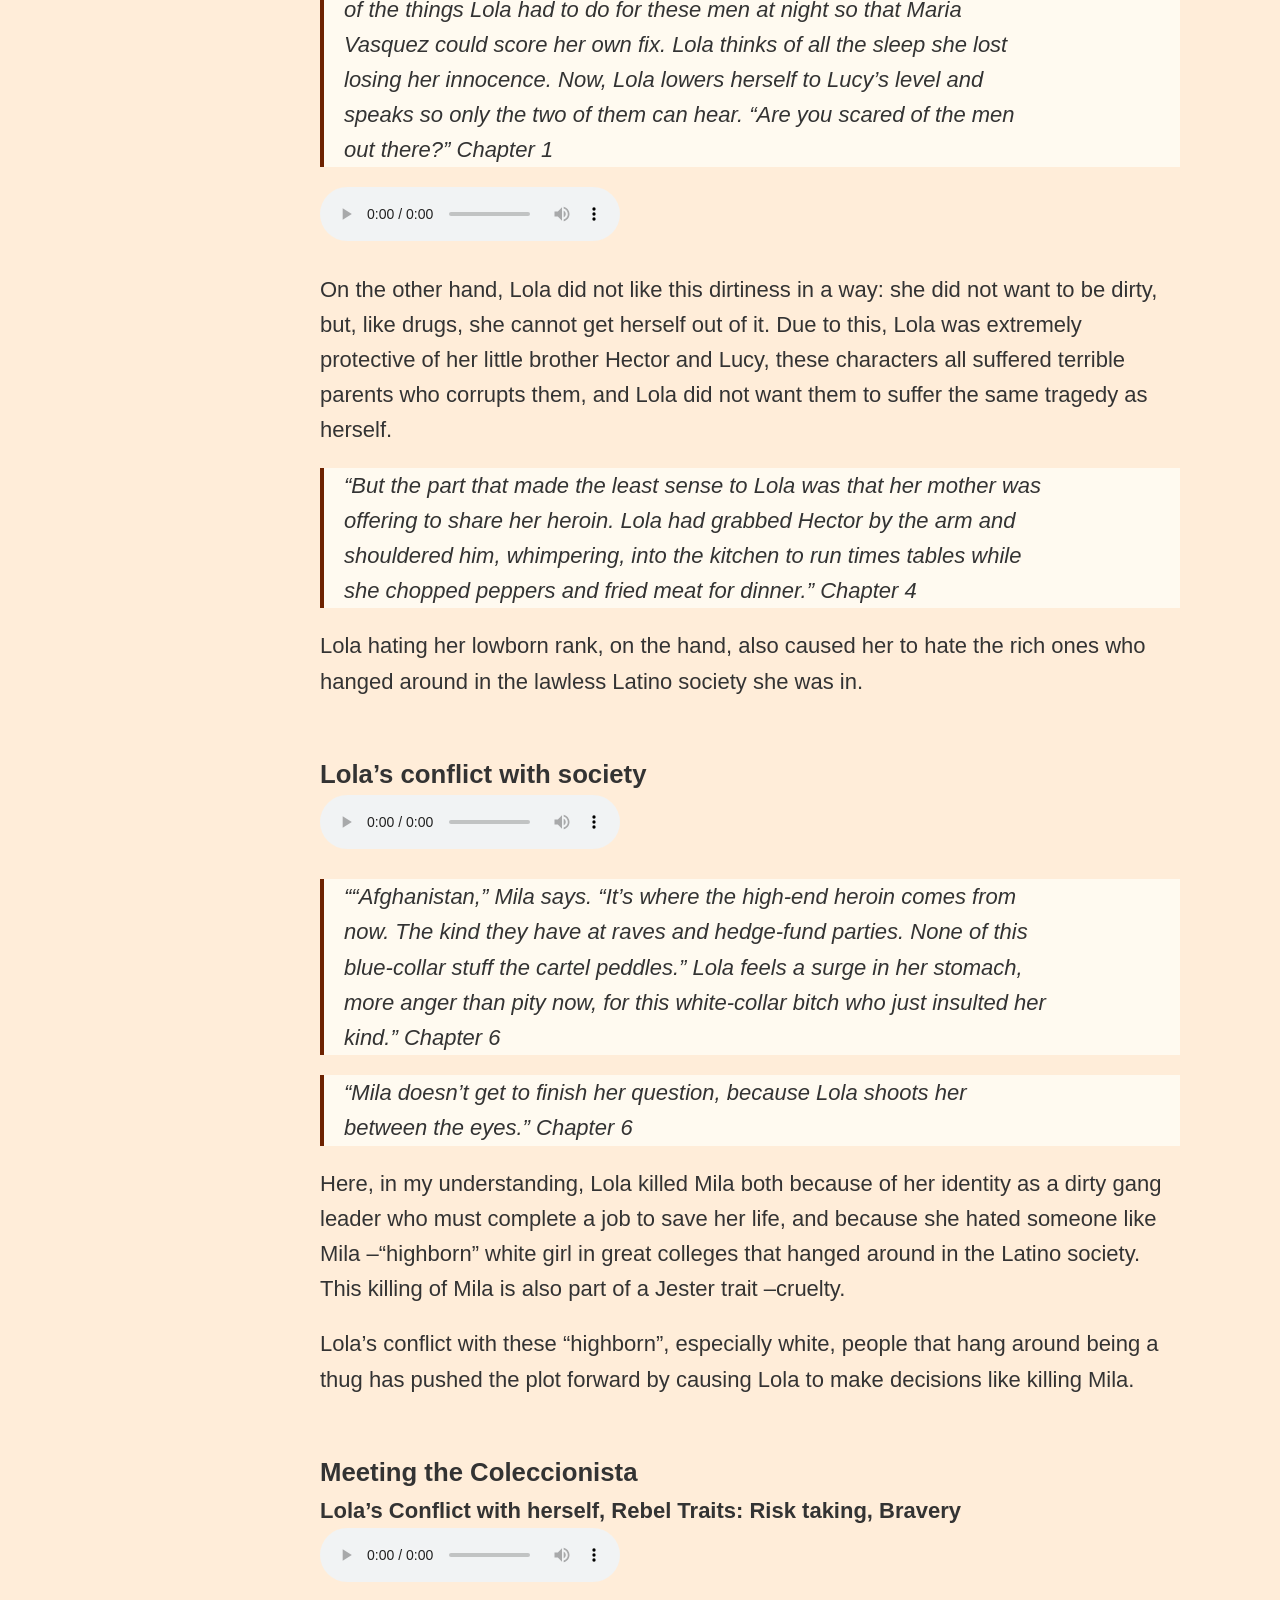
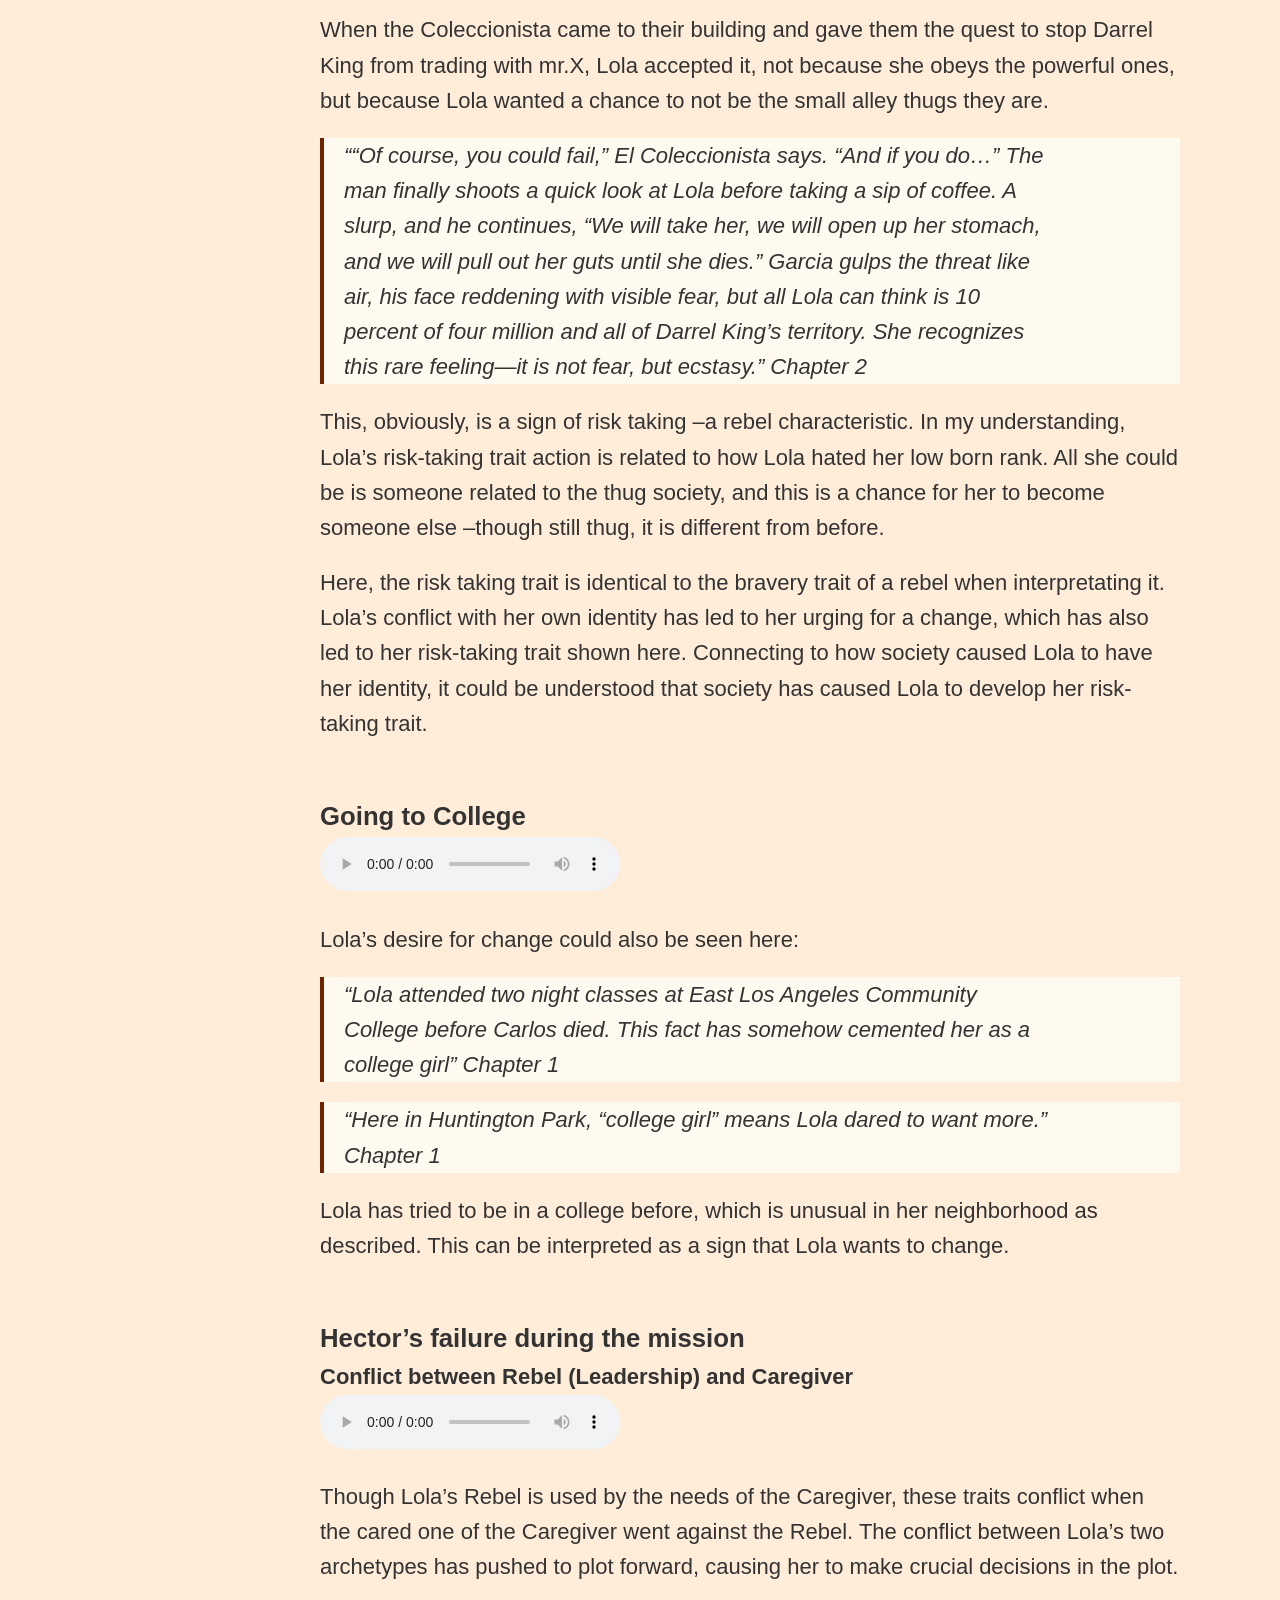
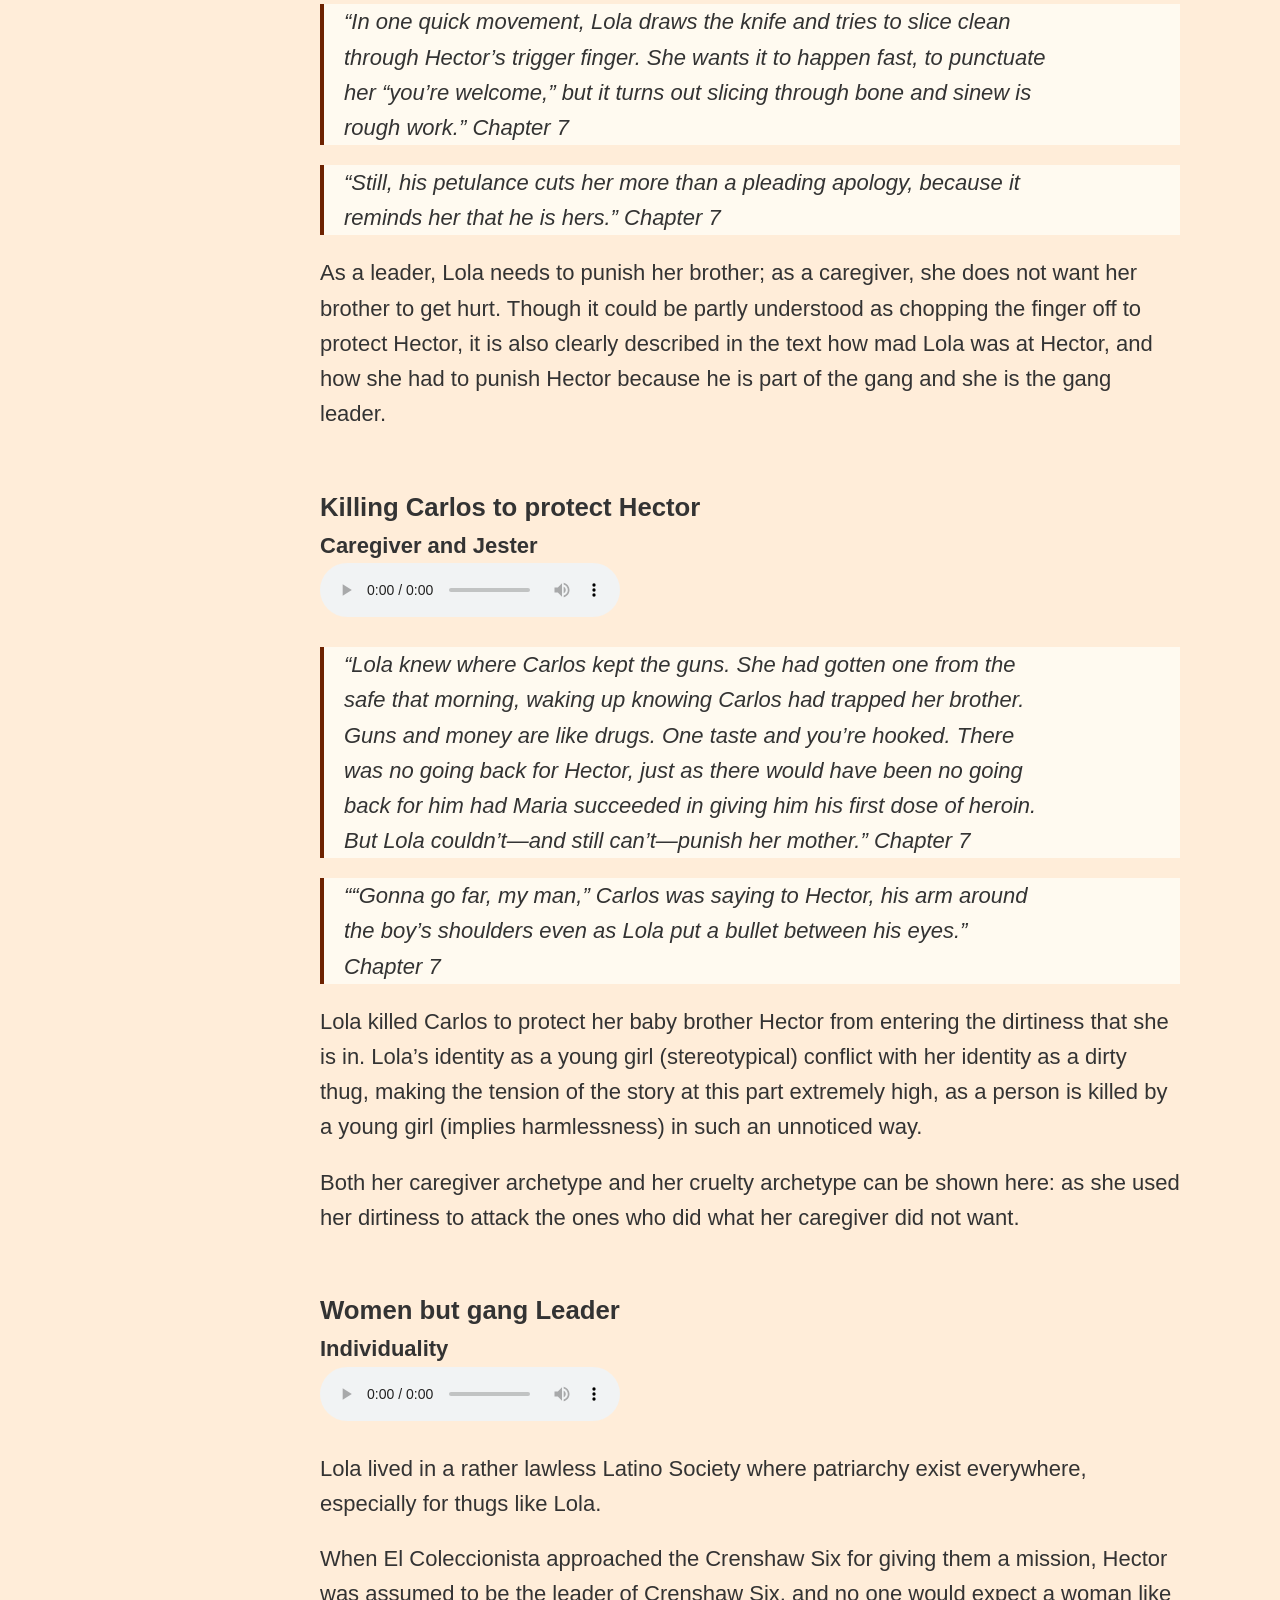
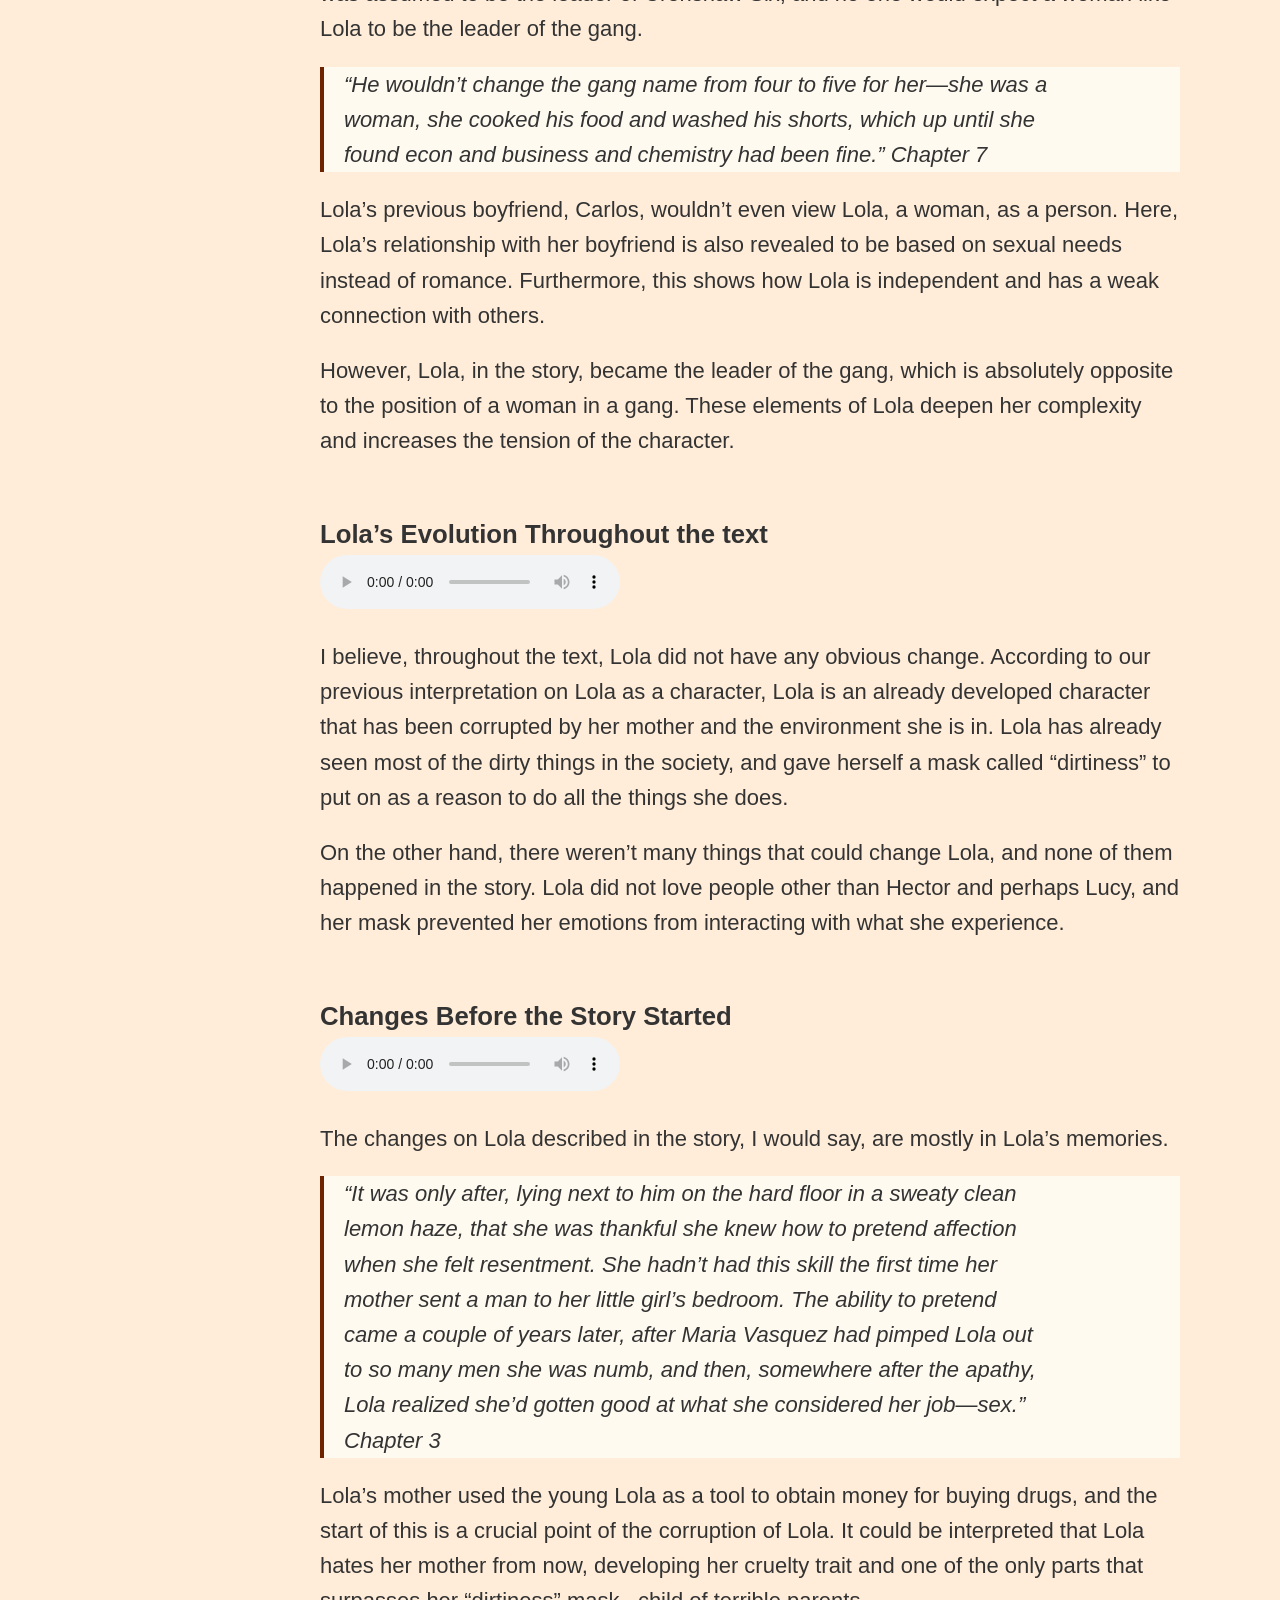
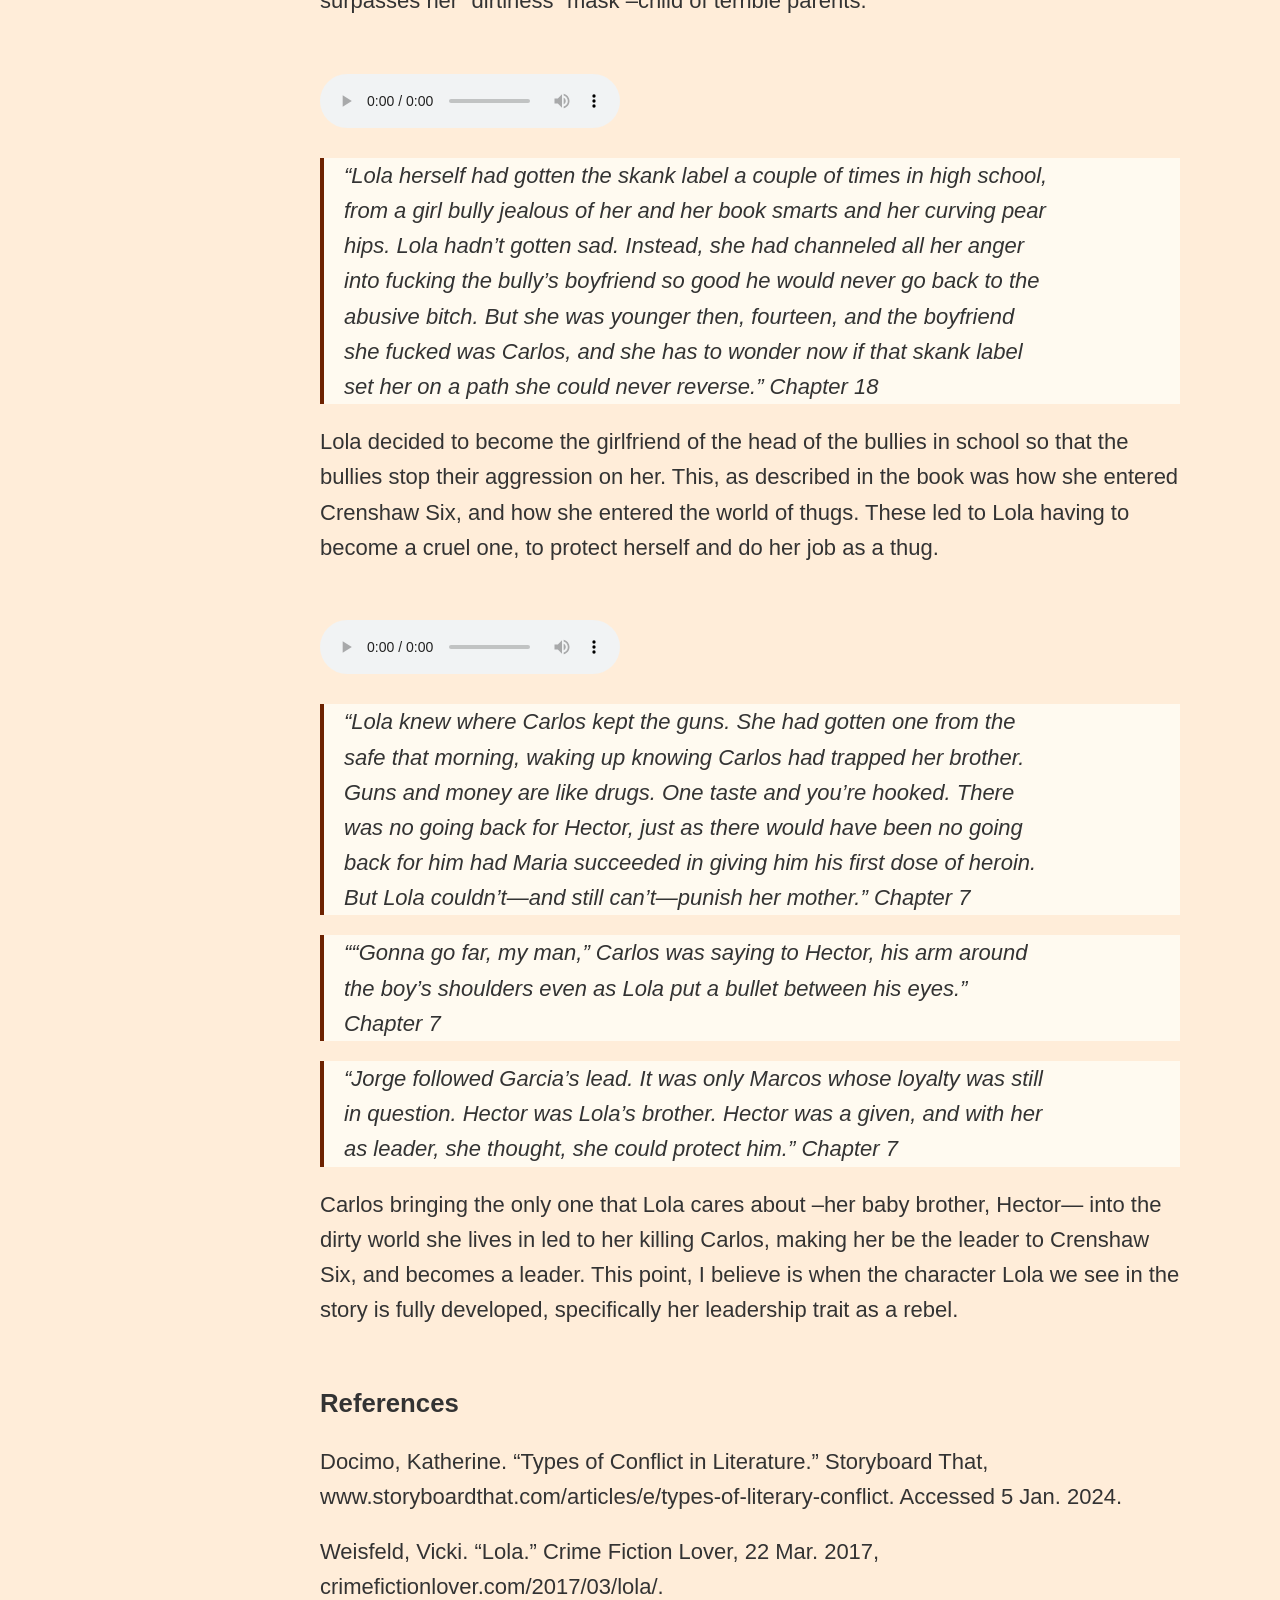
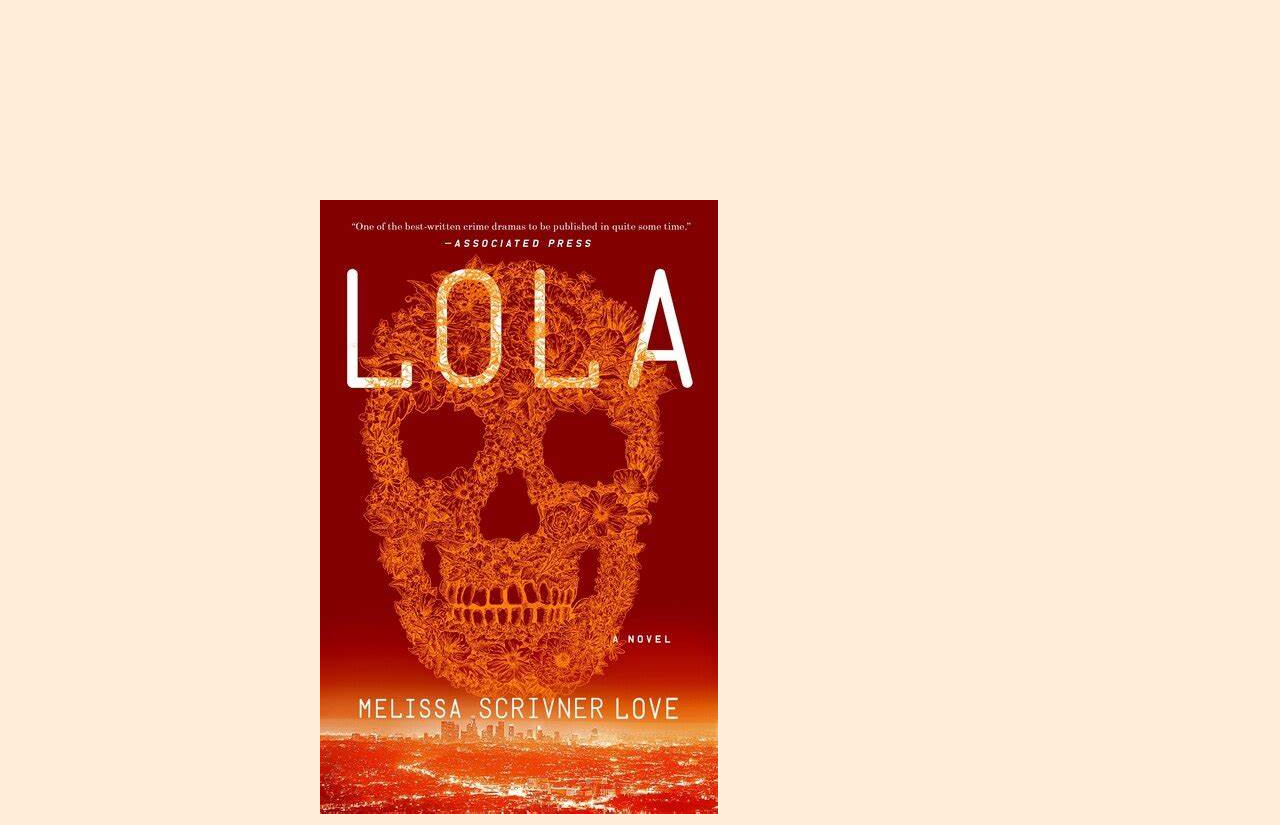
<file: p1.html>
<!DOCTYPE html>
<html lang="en">
<head>
    <meta charset="UTF-8">
    <meta name="viewport" content="width=device-width, initial-scale=1.0">
    <title>Lola Project: Andy</title>
    <style>
        * {
            margin: 0;
            padding: 0;
            box-sizing: border-box;
        }

        /* Define color scheme */
        :root {
            --primary-color: #BF360C;
            --soft-color: #ffedd9;
            --menu-top-color: #4d2600;
            --menu-side-color: #402000;
            --text-color: #333;
            --menu-text-color: white;
            --menu-hover-color: #6d2200;
            --accent-color: #6d2200;
            --quote-background-color: #FFFAF0;
        }

        body {
            font-family: 'Segoe UI', Tahoma, Geneva, Verdana, sans-serif;
            font-size: 22px;
            line-height: 1.6;
            background-color: var(--soft-color);
            color: var(--text-color);
            padding-top: 70px; /* Space for fixed menu bar */
            padding-right: 100px;
        }

        /* Top Menu */
        .menu-bar {
            background-color: var(--menu-top-color);
            color: var(--menu-text-color);
            display: flex;
            justify-content: space-between;
            align-items: center;
            padding: 15px 30px;
            position: fixed;
            width: 100%;
            top: 0;
            z-index: 1000;
        }

        .menu-bar .hamburger {
            cursor: pointer;
            font-size: 24px;
            user-select: none;
        }

        /* Styles for the menu content */
        .menu-content {
            height: 100%;
            width: 0;
            position: fixed;
            z-index: 1;
            top: 0;
            left: 0;
            background-color: var(--menu-side-color);
            color: var(--menu-text-color);
            overflow-x: hidden;
            transition: 0.5s;
            padding-top: 70px; /* Align with menu bar height*/
        }

        .menu-content a {
            padding: 12px 12px 12px 40px;
            text-decoration: none;
            font-size: 22px;
            color: var(--menu-text-color);
            display: block;
            transition: 0.3s;
        }

        .menu-content a:hover {
            color: var(--menu-hover-color);
        }

        .menu-content .close-btn {
            position: absolute;
            top: 0;
            right: 35px;
            font-size: 40px;
            color: var(--menu-text-color);
        }

        .content {
            margin-left: 20px;
            transition: margin-left 0.5s;
            font-family: 'Segoe UI', Tahoma, Geneva, Verdana, sans-serif; /* Match the menu font */
        }

        .quote {
            font-style: italic;
            border-left: 4px solid var(--accent-color);
            padding-left: 20px;
            margin: 20px 0;
            padding-right: 130px;
            background-color: var(--quote-background-color);
            color: var(--text-color);
        }


        .text {
            margin: 20px 0;
        }
    </style>
</head>
<body>
<div id="myMenu" class="menu-content">
    <a href="index.html">Home</a>
    &nbsp;
    <a href="p1.html">Project:Andy</a>
    &nbsp;
    <a href="p2.html">Project:Leonardo</a>
    &nbsp;
    <a href="p3.html">Project:William</a>
    &nbsp;
    <a href="p4.html">Project:Perry</a>
    &nbsp;
</div>

<div class="menu-bar">
    <span class="hamburger" onclick="toggleMenu()">☰ Menu</span>
</div>

<div class="content">
    <h1>Lola Project: Andy</h1>
    <br/>
    <div class="text">Throughout the entire book, the archetype Rebel is demonstrated the most in the character Lola, due to multiple characteristics of the Rebel Lola demonstrates.</div>
    <br/>

    <h3>Lola is the Head of Gang</h3>
    <audio src="resources/andy/head%20of%20gang%201.m4a" type="audio/m4a" controls></audio>
    <div class="text">In the story, Lola is the leader of Crenshaw Six. Her gang member follows her orders and do what she tells them to do. Lola, on the other hand, also sacrifice important things to her for the gang. At the scene where Crenshaw Six was attempting to rob the drug deal between Darrel King and Mr. X, though Lola was the watch out, she was responsible for telling the gang what to do.</div>
    <div class="quote">“Lola’s place is in the bushes, watching for these uninvited thugs, aggressive police, or any random pedestrians out walking dogs.” Chapter 5</div>
    <br/>


    <h3>Lawlessness and Cruelty and Caregiving</h3>
    <div class="quote">“She hadn’t had this skill the first time her mother sent a man to her little girl’s bedroom. The ability to pretend came a couple of years later, after Maria Vasquez had pimped Lola out to so many men she was numb, and then, somewhere after the apathy, Lola realized she’d gotten good at what she considered her job—sex.” Chapter 3</div>
    <audio src="resources/andy/lawlessness%20cruelty%201.m4a" type="audio/m4a" controls></audio>
    <div class="text">Lola hated the lowborn place she is in and cannot get rid of, as well as her mother –who corrupted her. Lola hated her mother who continued to keep Lola in her lowborn rank, and eventually caused her to be a thug.</div>
    <div class="text">These, later, lead to Lola believing herself as a dirty being, giving her a reason to do the dirty things. This belief in herself being dirty is also where her Jester cruelty trait comes from.</div>
    <div class="quote">“Lola knew where Carlos kept the guns. She had gotten one from the safe that morning, waking up knowing Carlos had trapped her brother. Guns and money are like drugs. One taste and you’re hooked.” Chapter 7</div>
    <div class="quote">“Lola thinks of her own junkie mother, of the men she introduced Lola to, of the things Lola had to do for these men at night so that Maria Vasquez could score her own fix. Lola thinks of all the sleep she lost losing her innocence.
        Now, Lola lowers herself to Lucy’s level and speaks so only the two of them can hear. “Are you scared of the men out there?” Chapter 1</div>
    <audio src="resources/andy/lawlessness%20cruelty%202.m4a" type="audio/m4a" controls></audio>
    <div class="text">On the other hand, Lola did not like this dirtiness in a way: she did not want to be dirty, but, like drugs, she cannot get herself out of it. Due to this, Lola was extremely protective of her little brother Hector and Lucy, these characters all suffered terrible parents who corrupts them, and Lola did not want them to suffer the same tragedy as herself.</div>
    <div class="quote">“But the part that made the least sense to Lola was that her mother was offering to share her heroin. Lola had grabbed Hector by the arm and shouldered him, whimpering, into the kitchen to run times tables while she chopped peppers and fried meat for dinner.” Chapter 4</div>
    <div class="text">Lola hating her lowborn rank, on the hand, also caused her to hate the rich ones who hanged around in the lawless Latino society she was in.</div>
    <br/>

    <h3>Lola’s conflict with society</h3>
    <audio src="resources/andy/Lola's%20conflict%20woth%20society.m4a" type="audio/m4a" controls></audio>
    <div class="quote">““Afghanistan,” Mila says. “It’s where the high-end heroin comes from now. The kind they have at raves and hedge-fund parties. None of this blue-collar stuff the cartel peddles.”
        Lola feels a surge in her stomach, more anger than pity now, for this white-collar bitch who just insulted her kind.” Chapter 6</div>
    <div class="quote">“Mila doesn’t get to finish her question, because Lola shoots her between the eyes.” Chapter 6</div>
    <div class="text">Here, in my understanding, Lola killed Mila both because of her identity as a dirty gang leader who must complete a job to save her life, and because she hated someone like Mila –“highborn” white girl in great colleges that hanged around in the Latino society. This killing of Mila is also part of a Jester trait –cruelty.</div>
    <div class="text">Lola’s conflict with these “highborn”, especially white, people that hang around being a thug has pushed the plot forward by causing Lola to make decisions like killing Mila.</div>
    <br/>

    <h3>Meeting the Coleccionista</h3>
    <h4>Lola’s Conflict with herself,
        Rebel Traits: Risk taking, Bravery
    </h4>
    <audio src="resources/andy/meeting%20the%20collecionista.m4a" type="audio/m4a" controls></audio>
    <div class="text">When the Coleccionista came to their building and gave them the quest to stop Darrel King from trading with mr.X, Lola accepted it, not because she obeys the powerful ones, but because Lola wanted a chance to not be the small alley thugs they are.</div>
    <div class="quote">““Of course, you could fail,” El Coleccionista says. “And if you do…” The man finally shoots a quick look at Lola before taking a sip of coffee. A slurp, and he continues, “We will take her, we will open up her stomach, and we will pull out her guts until she dies.”
        Garcia gulps the threat like air, his face reddening with visible fear, but all Lola can think is 10 percent of four million and all of Darrel King’s territory. She recognizes this rare feeling—it is not fear, but ecstasy.” Chapter 2
    </div>
    <div class="text">This, obviously, is a sign of risk taking –a rebel characteristic. In my understanding, Lola’s risk-taking trait action is related to how Lola hated her low born rank. All she could be is someone related to the thug society, and this is a chance for her to become someone else –though still thug, it is different from before.</div>
    <div class="text">Here, the risk taking trait is identical to the bravery trait of a rebel when interpretating it.
        Lola’s conflict with her own identity has led to her urging for a change, which has also led to her risk-taking trait shown here. Connecting to how society caused Lola to have her identity, it could be understood that society has caused Lola to develop her risk-taking trait.
    </div>
    <br/>

    <h3>Going to College</h3>
    <audio src="resources/andy/Going%20to%20college.m4a" type="audio/m4a" controls></audio>
    <div class="text">Lola’s desire for change could also be seen here:</div>
    <div class="quote">“Lola attended two night classes at East Los Angeles Community College before Carlos died. This fact has somehow cemented her as a college girl” Chapter 1</div>
    <div class="quote">“Here in Huntington Park, “college girl” means Lola dared to want more.”
        Chapter 1
    </div>
    <div class="text">Lola has tried to be in a college before, which is unusual in her neighborhood as described. This can be interpreted as a sign that Lola wants to change.</div>
    <br/>

    <h3>Hector’s failure during the mission</h3>
    <h4>Conflict between Rebel (Leadership) and Caregiver</h4>
    <audio src="resources/andy/hector's%20failure.m4a" type="audio/m4a" controls></audio>
    <div class="text">Though Lola’s Rebel is used by the needs of the Caregiver, these traits conflict when the cared one of the Caregiver went against the Rebel. The conflict between Lola’s two archetypes has pushed to plot forward, causing her to make crucial decisions in the plot.</div>
    <div class="quote">“In one quick movement, Lola draws the knife and tries to slice clean through Hector’s trigger finger. She wants it to happen fast, to punctuate her “you’re welcome,” but it turns out slicing through bone and sinew is rough work.” Chapter 7</div>
    <div class="quote">“Still, his petulance cuts her more than a pleading apology, because it reminds her that he is hers.” Chapter 7</div>
    <div class="text">As a leader, Lola needs to punish her brother; as a caregiver, she does not want her brother to get hurt. Though it could be partly understood as chopping the finger off to protect Hector, it is also clearly described in the text how mad Lola was at Hector, and how she had to punish Hector because he is part of the gang and she is the gang leader.</div>
    <br/>

    <h3>Killing Carlos to protect Hector</h3>
    <h4>Caregiver and Jester</h4>
    <audio src="resources/andy/killing%20carlos%20to%20protect.m4a" type="audio/m4a" controls></audio>
    <div class="quote">“Lola knew where Carlos kept the guns. She had gotten one from the safe that morning, waking up knowing Carlos had trapped her brother. Guns and money are like drugs. One taste and you’re hooked. There was no going back for Hector, just as there would have been no going back for him had Maria succeeded in giving him his first dose of heroin. But Lola couldn’t—and still can’t—punish her mother.” Chapter 7</div>
    <div class="quote">““Gonna go far, my man,” Carlos was saying to Hector, his arm around the boy’s shoulders even as Lola put a bullet between his eyes.” Chapter 7</div>
    <div class="text">Lola killed Carlos to protect her baby brother Hector from entering the dirtiness that she is in. Lola’s identity as a young girl (stereotypical) conflict with her identity as a dirty thug, making the tension of the story at this part extremely high, as a person is killed by a young girl (implies harmlessness) in such an unnoticed way.</div>
    <div class="text">Both her caregiver archetype and her cruelty archetype can be shown here: as she used her dirtiness to attack the ones who did what her caregiver did not want.</div>
    <br/>

    <h3>Women but gang Leader</h3>
    <h4>Individuality</h4>
    <audio src="resources/andy/Women%20but%20gang%20leader.m4a" type="audio/m4a" controls></audio>
    <div class="text">Lola lived in a rather lawless Latino Society where patriarchy exist everywhere, especially for thugs like Lola.</div>
    <div class="text">When El Coleccionista approached the Crenshaw Six for giving them a mission, Hector was assumed to be the leader of Crenshaw Six, and no one would expect a woman like Lola to be the leader of the gang.</div>
    <div class="quote">“He wouldn’t change the gang name from four to five for her—she was a woman, she cooked his food and washed his shorts, which up until she found econ and business and chemistry had been fine.” Chapter 7</div>
    <div class="text">Lola’s previous boyfriend, Carlos, wouldn’t even view Lola, a woman, as a person.
        Here, Lola’s relationship with her boyfriend is also revealed to be based on sexual needs instead of romance. Furthermore, this shows how Lola is independent and has a weak connection with others.
    </div>
    <div class="text">However, Lola, in the story, became the leader of the gang, which is absolutely opposite to the position of a woman in a gang. These elements of Lola deepen her complexity and increases the tension of the character.</div>
    <br/>

    <h3>Lola’s Evolution Throughout the text</h3>
    <audio src="resources/andy/lola's%20evolutoion%20throughout%20the%20text.m4a" type="audio/m4a" controls></audio>
    <div class="text">I believe, throughout the text, Lola did not have any obvious change. According to our previous interpretation on Lola as a character, Lola is an already developed character that has been corrupted by her mother and the environment she is in. Lola has already seen most of the dirty things in the society, and gave herself a mask called “dirtiness” to put on as a reason to do all the things she does.</div>
    <div class="text">On the other hand, there weren’t many things that could change Lola, and none of them happened in the story. Lola did not love people other than Hector and perhaps Lucy, and her mask prevented her emotions from interacting with what she experience.</div>
    <br/>
    <h3>Changes Before the Story Started</h3>
    <audio src="resources/andy/change%201.m4a" type="audio/m4a" controls></audio>
    <div class="text">The changes on Lola described in the story, I would say, are mostly in Lola’s memories. </div>
    <div class="quote">“It was only after, lying next to him on the hard floor in a sweaty clean lemon haze, that she was thankful she knew how to pretend affection when she felt resentment. She hadn’t had this skill the first time her mother sent a man to her little girl’s bedroom. The ability to pretend came a couple of years later, after Maria Vasquez had pimped Lola out to so many men she was numb, and then, somewhere after the apathy, Lola realized she’d gotten good at what she considered her job—sex.” Chapter 3</div>
    <div class="text">Lola’s mother used the young Lola as a tool to obtain money for buying drugs, and the start of this is a crucial point of the corruption of Lola. It could be interpreted that Lola hates her mother from now, developing her cruelty trait and one of the only parts that surpasses her “dirtiness” mask –child of terrible parents.</div>
    <br/>
    <audio src="resources/andy/change%202.m4a" type="audio/m4a" controls></audio>
    <div class="quote">“Lola herself had gotten the skank label a couple of times in high school, from a girl bully jealous of her and her book smarts and her curving pear hips. Lola hadn’t gotten sad. Instead, she had channeled all her anger into fucking the bully’s boyfriend so good he would never go back to the abusive bitch. But she was younger then, fourteen, and the boyfriend she fucked was Carlos, and she has to wonder now if that skank label set her on a path she could never reverse.” Chapter 18</div>
    <div class="text">Lola decided to become the girlfriend of the head of the bullies in school so that the bullies stop their aggression on her. This, as described in the book was how she entered Crenshaw Six, and how she entered the world of thugs. These led to Lola having to become a cruel one, to protect herself and do her job as a thug.</div>
    <br/>
    <audio src="resources/andy/change%203.m4a" type="audio/m4a" controls></audio>
    <div class="quote">“Lola knew where Carlos kept the guns. She had gotten one from the safe that morning, waking up knowing Carlos had trapped her brother. Guns and money are like drugs. One taste and you’re hooked. There was no going back for Hector, just as there would have been no going back for him had Maria succeeded in giving him his first dose of heroin. But Lola couldn’t—and still can’t—punish her mother.” Chapter 7</div>
    <div class="quote">““Gonna go far, my man,” Carlos was saying to Hector, his arm around the boy’s shoulders even as Lola put a bullet between his eyes.” Chapter 7</div>
    <div class="quote">“Jorge followed Garcia’s lead. It was only Marcos whose loyalty was still in question. Hector was Lola’s brother. Hector was a given, and with her as leader, she thought, she could protect him.” Chapter 7</div>
    <div class="text">Carlos bringing the only one that Lola cares about –her baby brother, Hector— into the dirty world she lives in led to her killing Carlos, making her be the leader to Crenshaw Six, and becomes a leader. This point, I believe is when the character Lola we see in the story is fully developed, specifically her leadership trait as a rebel.</div>
    <br/>
    <h3>References</h3>
    <div class="text">Docimo, Katherine. “Types of Conflict in Literature.” Storyboard That, www.storyboardthat.com/articles/e/types-of-literary-conflict. Accessed 5 Jan. 2024. </div>
    <div class="text">Weisfeld, Vicki. “Lola.” Crime Fiction Lover, 22 Mar. 2017, crimefictionlover.com/2017/03/lola/.</div>
    <br/>
    <br/>
    <br/>
    <br/>
    <br/>
    <img src="Lola_Book.jpg">


</div>


<script>
    function toggleMenu() {
        var menu = document.getElementById("myMenu");
        var content = document.querySelector('.content');

        if (menu.style.width === '300px') {
            menu.style.width = '0';
            content.style.marginLeft = '20px';
        } else {
            menu.style.width = '300px';
            content.style.marginLeft = '320px';
        }
    }

    toggleMenu()
</script>
</body>
</html>
</file>
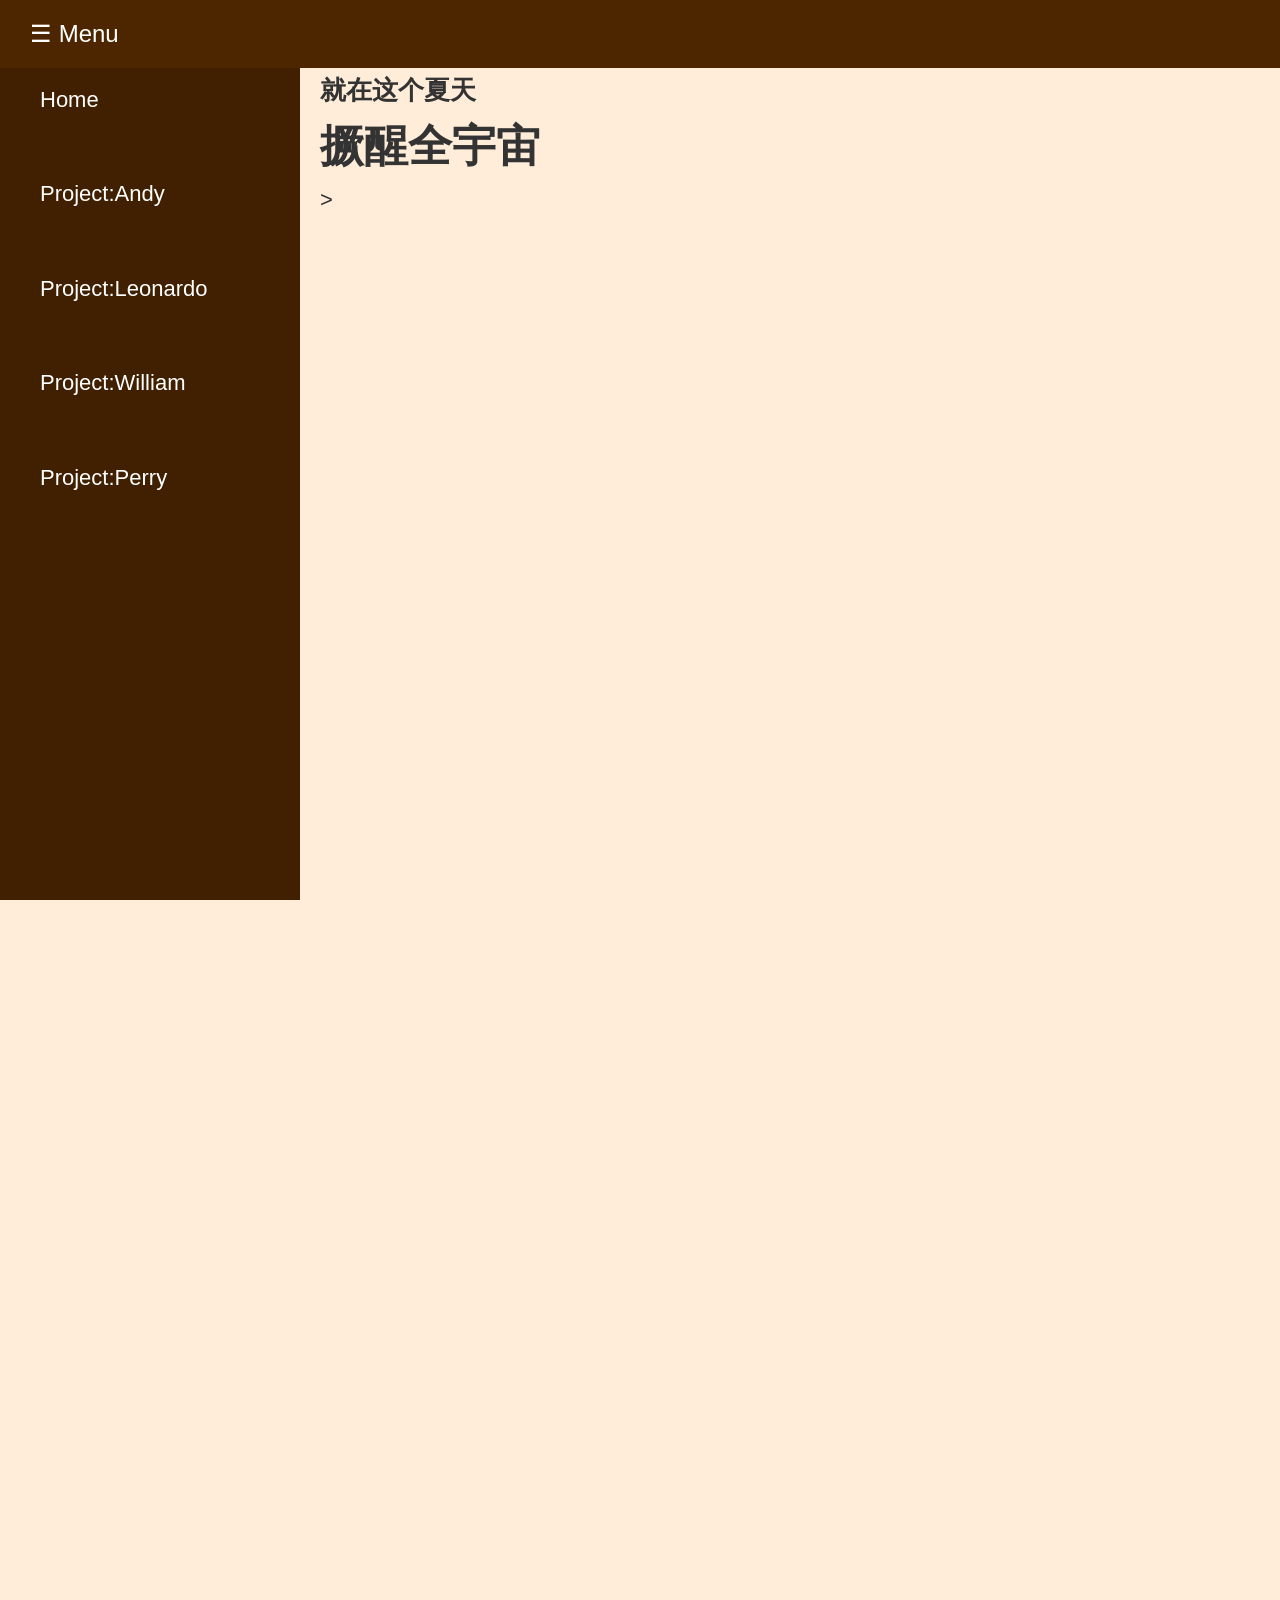
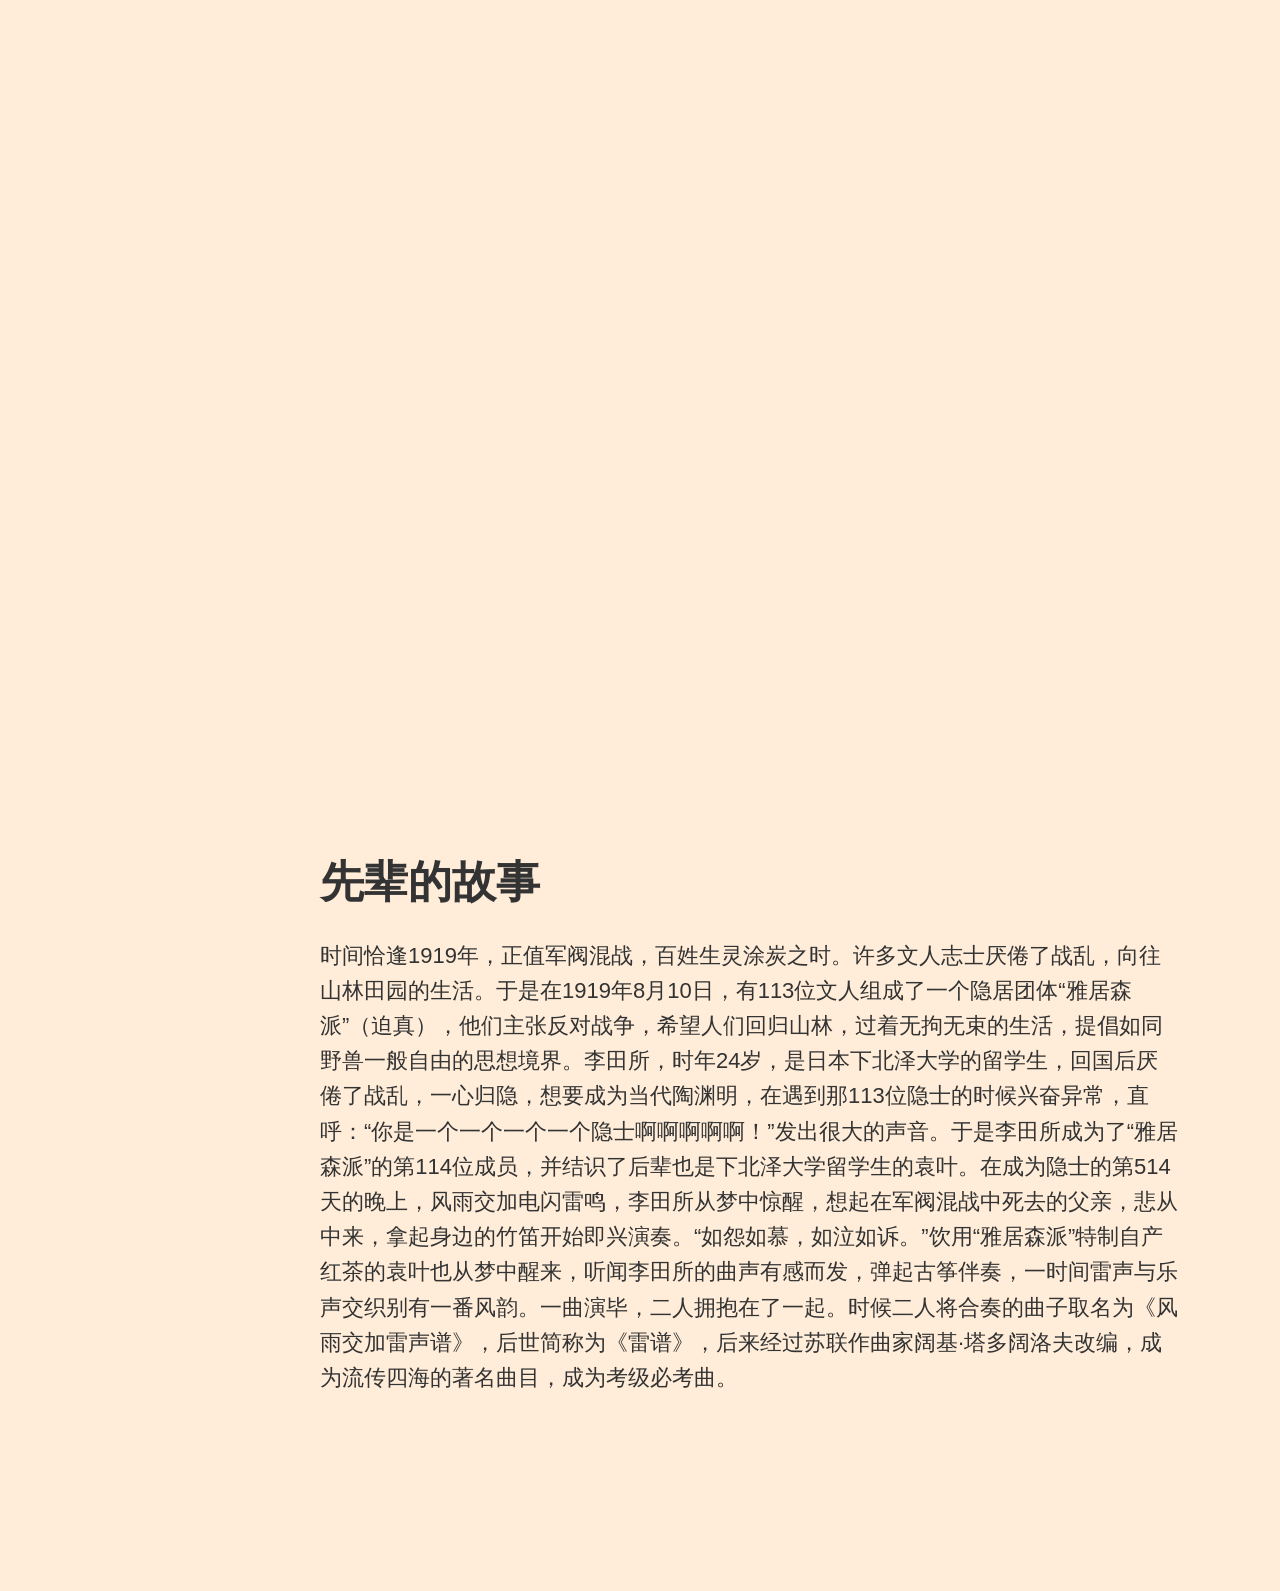
<file: hiddens/hidden_index.html>
<!DOCTYPE html>
<html lang="en">
<head>
    <meta charset="UTF-8">
    <meta name="viewport" content="width=device-width, initial-scale=1.0">
    <title>Lola Project: Home</title>
    <style>
        * {
            margin: 0;
            padding: 0;
            box-sizing: border-box;
        }

        /* Define color scheme */
        :root {
            --primary-color: #BF360C;
            --soft-color: #ffedd9;
            --menu-top-color: #4d2600;
            --menu-side-color: #402000;
            --text-color: #333;
            --menu-text-color: white;
            --menu-hover-color: #6d2200;
            --accent-color: #6d2200;
            --quote-background-color: #FFFAF0;
        }

        body {
            font-family: 'Segoe UI', Tahoma, Geneva, Verdana, sans-serif;
            font-size: 22px;
            line-height: 1.6;
            background-color: var(--soft-color);
            color: var(--text-color);
            padding-top: 70px; /* Space for fixed menu bar */
        }

        /* Top Menu */
        .menu-bar {
            background-color: var(--menu-top-color);
            color: var(--menu-text-color);
            display: flex;
            justify-content: space-between;
            align-items: center;
            padding: 15px 30px;
            position: fixed;
            width: 100%;
            top: 0;
            z-index: 1000;
        }

        .menu-bar .hamburger {
            cursor: pointer;
            font-size: 24px;
            user-select: none;
        }

        /* Styles for the menu content */
        .menu-content {
            height: 100%;
            width: 0;
            position: fixed;
            z-index: 1;
            top: 0;
            left: 0;
            background-color: var(--menu-side-color);
            color: var(--menu-text-color);
            overflow-x: hidden;
            transition: 0.5s;
            padding-top: 70px; /* Align with menu bar height*/
        }

        .menu-content a {
            padding: 12px 12px 12px 40px;
            text-decoration: none;
            font-size: 22px;
            color: var(--menu-text-color);
            display: block;
            transition: 0.3s;
        }

        .menu-content a:hover {
            color: var(--menu-hover-color);
        }

        .menu-content .close-btn {
            position: absolute;
            top: 0;
            right: 35px;
            font-size: 40px;
            color: var(--menu-text-color);
        }

        .content {
            margin-left: 20px;
            transition: margin-left 0.5s;
            font-family: 'Segoe UI', Tahoma, Geneva, Verdana, sans-serif; /* Match the menu font */
        }

        .quote {
            font-style: italic;
            border-left: 4px solid var(--accent-color);
            padding-left: 20px;
            padding-right: 40px;
            margin: 20px 0;
            background-color: var(--quote-background-color);
            color: var(--text-color);
        }


        .text {
            padding-right: 100px;
            margin: 20px 0;
        }
    </style>
</head>
<body>
<div id="myMenu" class="menu-content">
    <a href="../index.html">Home</a>
    &nbsp;
    <a href="../p1.html">Project:Andy</a>
    &nbsp;
    <a href="../p2.html">Project:Leonardo</a>
    &nbsp;
    <a href="../p3.html">Project:William</a>
    &nbsp;
    <a href="../p4.html">Project:Perry</a>
    &nbsp;
</div>

<div class="menu-bar">
    <span class="hamburger" onclick="toggleMenu()">☰ Menu</span>
</div>

<div class="content">
    <h3>就在这个夏天 <h1>撅醒全宇宙</h1>></h3>
    <iframe src="//player.bilibili.com/player.html?aid=856569608&bvid=BV1CV4y1j7E6&cid=790803921&p=1" width="1200px" height="800px" scrolling="no" border="0" frameborder="no" framespacing="0" allowfullscreen="true"> </iframe>
    <iframe src="//player.bilibili.com/player.html?aid=632071455&bvid=BV1Eb4y1z719&cid=380348824&p=1" width="1000px" height="700px"  scrolling="no" border="0" frameborder="no" framespacing="0" allowfullscreen="true"> </iframe>
    <iframe src="//player.bilibili.com/player.html?aid=805285959&bvid=BV1Ky4y1V7nq&cid=403640012&p=1" width="1000px" height="700px" scrolling="no" border="0" frameborder="no" framespacing="0" allowfullscreen="true"> </iframe>
    <h1>先辈的故事</h1>
    <div class="text">时间恰逢1919年，正值军阀混战，百姓生灵涂炭之时。许多文人志士厌倦了战乱，向往山林田园的生活。于是在1919年8月10日，有113位文人组成了一个隐居团体“雅居森派”（迫真），他们主张反对战争，希望人们回归山林，过着无拘无束的生活，提倡如同野兽一般自由的思想境界。李田所，时年24岁，是日本下北泽大学的留学生，回国后厌倦了战乱，一心归隐，想要成为当代陶渊明，在遇到那113位隐士的时候兴奋异常，直呼：“你是一个一个一个一个隐士啊啊啊啊啊！”发出很大的声音。于是李田所成为了“雅居森派”的第114位成员，并结识了后辈也是下北泽大学留学生的袁叶。在成为隐士的第514天的晚上，风雨交加电闪雷鸣，李田所从梦中惊醒，想起在军阀混战中死去的父亲，悲从中来，拿起身边的竹笛开始即兴演奏。“如怨如慕，如泣如诉。”饮用“雅居森派”特制自产红茶的袁叶也从梦中醒来，听闻李田所的曲声有感而发，弹起古筝伴奏，一时间雷声与乐声交织别有一番风韵。一曲演毕，二人拥抱在了一起。时候二人将合奏的曲子取名为《风雨交加雷声谱》，后世简称为《雷谱》，后来经过苏联作曲家阔基·塔多阔洛夫改编，成为流传四海的著名曲目，成为考级必考曲。</div>
    <br/>
    <br/>
    <br/>
    <br/>
    <br/>

</div>

<script>
    function toggleMenu() {
        var menu = document.getElementById("myMenu");
        var content = document.querySelector('.content');

        if (menu.style.width === '300px') {
            menu.style.width = '0';
            content.style.marginLeft = '20px';
        } else {
            menu.style.width = '300px';
            content.style.marginLeft = '320px';
        }
    }
    toggleMenu();
</script>
</body>
</html>
</file>
<file: styles.css>
/* ==========================================================
   Theme tokens
   ========================================================== */
:root {
  --bg: #0b0d10;
  --bg-2: #0f1216;
  --surface: #141920;
  --surface-2: #1a2029;
  --border: #232b36;
  --border-2: #2e3846;
  --text: #e6edf3;
  --text-2: #9aa7b4;
  --text-3: #6b7785;
  --accent: #5eead4;
  --accent-2: #a78bfa;
  --accent-3: #fbbf24;
  --accent-ink: #04201c;
  --dotgrid: rgba(255, 255, 255, 0.045);
  --shadow: 0 10px 30px rgba(0, 0, 0, 0.35);
  --radius: 14px;
  --maxw: 1080px;
  --mono: "JetBrains Mono", ui-monospace, SFMono-Regular, Menlo, Consolas, monospace;
  --sans: "Inter", system-ui, -apple-system, Segoe UI, Roboto, sans-serif;
  color-scheme: dark;
}

:root[data-theme="light"] {
  --bg: #fafaf7;
  --bg-2: #f3f3ee;
  --surface: #ffffff;
  --surface-2: #f4f5f2;
  --border: #e3e4dd;
  --border-2: #d3d5cc;
  --text: #15181c;
  --text-2: #4b5560;
  --text-3: #7d8792;
  --accent: #0f9488;
  --accent-2: #7c3aed;
  --accent-3: #b45309;
  --accent-ink: #ffffff;
  --dotgrid: rgba(0, 0, 0, 0.06);
  --shadow: 0 10px 30px rgba(20, 30, 40, 0.08);
  color-scheme: light;
}

@media (prefers-color-scheme: light) {
  :root:not([data-theme="dark"]) {
    --bg: #fafaf7;
    --bg-2: #f3f3ee;
    --surface: #ffffff;
    --surface-2: #f4f5f2;
    --border: #e3e4dd;
    --border-2: #d3d5cc;
    --text: #15181c;
    --text-2: #4b5560;
    --text-3: #7d8792;
    --accent: #0f9488;
    --accent-2: #7c3aed;
    --accent-3: #b45309;
    --accent-ink: #ffffff;
    --dotgrid: rgba(0, 0, 0, 0.06);
    --shadow: 0 10px 30px rgba(20, 30, 40, 0.08);
    color-scheme: light;
  }
}

/* ==========================================================
   Base
   ========================================================== */
*, *::before, *::after { box-sizing: border-box; }
html { scroll-behavior: smooth; scroll-padding-top: 64px; }
body {
  margin: 0;
  background: var(--bg);
  color: var(--text);
  font-family: var(--sans);
  font-size: 16px;
  line-height: 1.6;
  -webkit-font-smoothing: antialiased;
  overflow-x: hidden;
}
a { color: var(--accent); text-decoration: none; }
a:hover { text-decoration: underline; text-underline-offset: 3px; }
strong { color: var(--text); font-weight: 600; }
h1, h2, h3, h4 { line-height: 1.15; margin: 0; }
p { margin: 0; }
img { max-width: 100%; display: block; }
kbd {
  font-family: var(--mono); font-size: 0.85em; padding: 1px 6px;
  border: 1px solid var(--border); border-bottom-width: 2px; border-radius: 5px;
  background: var(--surface-2); color: var(--text);
}
::selection { background: var(--accent); color: var(--accent-ink); }
:focus-visible { outline: 2px solid var(--accent); outline-offset: 3px; border-radius: 6px; }

.mono { font-family: var(--mono); }
.dim { color: var(--text-3); }
.accent { color: var(--accent); }
.wrap { max-width: var(--maxw); margin: 0 auto; padding: 0 20px; }
.skip { position: absolute; left: -999px; top: 8px; background: var(--accent); color: var(--accent-ink); padding: 6px 10px; border-radius: 6px; z-index: 100; }
.skip:focus { left: 8px; }

.caret {
  display: inline-block; width: 8px; height: 1em; margin-left: 3px;
  background: var(--accent); vertical-align: -0.15em;
  animation: blink 1.1s steps(1) infinite;
}
@keyframes blink { 50% { opacity: 0; } }

/* window chrome shared by the photo frame, the "now" card and the terminal */
.window {
  margin: 0; border: 1px solid var(--border); border-radius: 14px; overflow: hidden;
  background: var(--surface); box-shadow: var(--shadow);
}
.win-bar { display: flex; align-items: center; gap: 7px; padding: 10px 12px; background: var(--surface-2); border-bottom: 1px solid var(--border); }
.dot { width: 11px; height: 11px; border-radius: 50%; flex: none; }
.dot.r { background: #ff5f57; } .dot.y { background: #febc2e; } .dot.g { background: #28c840; }
.win-title { flex: 1; text-align: center; font-size: 12px; color: var(--text-3); margin-right: 40px; }

/* ==========================================================
   Nav
   ========================================================== */
.nav {
  position: sticky; top: 0; z-index: 50;
  background: color-mix(in srgb, var(--bg) 78%, transparent);
  backdrop-filter: blur(12px); -webkit-backdrop-filter: blur(12px);
  border-bottom: 1px solid transparent; transition: border-color .2s;
}
.nav.scrolled { border-bottom-color: var(--border); }
.nav-inner { max-width: var(--maxw); margin: 0 auto; padding: 14px 20px; display: flex; align-items: center; justify-content: space-between; gap: 16px; }
.logo { color: var(--text); font-weight: 700; font-size: 15px; white-space: nowrap; }
.logo:hover { text-decoration: none; }
.nav-links { display: flex; gap: 22px; font-family: var(--mono); font-size: 13.5px; }
.nav-links a { color: var(--text-2); }
.nav-links a:hover, .nav-links a.active { color: var(--accent); text-decoration: none; }
.nav-links a::before { content: "./"; color: var(--text-3); }
.nav-actions { display: flex; gap: 6px; }
.icon-btn {
  display: grid; place-items: center; width: 36px; height: 36px; border-radius: 10px;
  border: 1px solid var(--border); background: var(--surface); color: var(--text-2); cursor: pointer;
  transition: color .15s, border-color .15s, transform .15s;
}
.icon-btn:hover { color: var(--accent); border-color: var(--accent); }
.icon-btn:active { transform: scale(.94); }
.i-moon { display: none; }
:root[data-theme="light"] .i-sun { display: none; }
:root[data-theme="light"] .i-moon { display: block; }
@media (prefers-color-scheme: light) {
  :root:not([data-theme="dark"]) .i-sun { display: none; }
  :root:not([data-theme="dark"]) .i-moon { display: block; }
}

/* ==========================================================
   Hero — one focal point: the name
   ========================================================== */
.hero {
  position: relative;
  min-height: min(calc(100vh - 64px), 860px);
  display: flex; align-items: center; overflow: hidden;
}
#nav-canvas { position: absolute; inset: 0; width: 100%; height: 100%; cursor: crosshair; }
.hero::after {
  content: ""; position: absolute; inset: 0; pointer-events: none;
  background:
    radial-gradient(ellipse 46% 52% at 28% 48%, color-mix(in srgb, var(--bg) 88%, transparent) 0%, transparent 72%),
    linear-gradient(to bottom, transparent 82%, var(--bg) 100%);
}
.hero-inner {
  position: relative; z-index: 1; width: 100%;
  max-width: var(--maxw); margin: 0 auto; padding: 48px 20px 120px;
  display: grid; grid-template-columns: minmax(0, 1fr) 260px; gap: 64px; align-items: center;
  pointer-events: none;           /* empty space passes clicks to the canvas */
}
.hero-text > *, .photo-window { pointer-events: auto; }

.kicker {
  display: inline-flex; align-items: center; gap: 10px; font-size: 12.5px; color: var(--text-2);
  padding: 6px 12px; border: 1px solid var(--border); border-radius: 999px;
  background: color-mix(in srgb, var(--surface) 85%, transparent); margin-bottom: 28px;
}
.pulse { width: 8px; height: 8px; border-radius: 50%; background: #22c55e; flex: none; animation: pulse 2s infinite; }
@keyframes pulse { 0% { box-shadow: 0 0 0 0 rgba(34,197,94,.6); } 70%, 100% { box-shadow: 0 0 0 8px rgba(34,197,94,0); } }

h1 { display: flex; flex-direction: column; gap: 6px; }
.hello { font-size: 16px; font-weight: 500; color: var(--text-3); letter-spacing: 0; }
.grad {
  font-size: clamp(44px, 7.4vw, 84px); font-weight: 800; letter-spacing: -0.04em; line-height: 1.02;
  background: linear-gradient(100deg, var(--accent) 0%, var(--accent-2) 100%);
  -webkit-background-clip: text; background-clip: text; color: transparent;
  padding-bottom: 4px;
}
.tagline { margin-top: 18px; font-size: clamp(14px, 1.8vw, 17px); color: var(--text); min-height: 1.6em; }
.tagline::before { content: "> "; color: var(--accent); }
.tagline::after { content: "▍"; color: var(--accent); animation: blink 1.1s steps(1) infinite; margin-left: 2px; }
.lede { margin-top: 14px; font-size: 18px; color: var(--text-2); max-width: 46ch; }

.cta { display: flex; flex-wrap: wrap; gap: 10px; margin-top: 32px; }
.cta.center { justify-content: center; }
.btn {
  display: inline-flex; align-items: center; justify-content: center; gap: 8px;
  height: 42px; padding: 0 16px; border-radius: 10px;
  border: 1px solid var(--border); background: var(--surface);
  color: var(--text); font-size: 14px; font-weight: 500;
  transition: transform .15s, border-color .15s, color .15s, filter .15s;
}
.btn:hover { text-decoration: none; border-color: var(--accent); color: var(--accent); transform: translateY(-1px); }
.btn.primary { background: var(--accent); border-color: var(--accent); color: var(--accent-ink); font-weight: 600; }
.btn.primary:hover { color: var(--accent-ink); filter: brightness(1.08); }
.btn.icon { width: 42px; padding: 0; color: var(--text-2); }

.photo-window { transform: rotate(1.5deg); transition: transform .3s; }
.photo-window:hover { transform: rotate(0deg) translateY(-2px); }
.avatar {
  position: relative; aspect-ratio: 1; display: grid; place-items: center;
  background:
    radial-gradient(circle at 30% 25%, color-mix(in srgb, var(--accent) 35%, transparent), transparent 60%),
    radial-gradient(circle at 75% 80%, color-mix(in srgb, var(--accent-2) 35%, transparent), transparent 60%),
    var(--surface-2);
}
.avatar img { position: absolute; inset: 0; width: 100%; height: 100%; object-fit: cover; z-index: 1; }
.avatar-fallback { font-size: 64px; font-weight: 700; color: var(--text); opacity: .85; letter-spacing: -2px; }

/* live readout of the background agent */
.hud {
  position: absolute; left: max(20px, calc((100vw - var(--maxw)) / 2 + 20px)); bottom: 28px; z-index: 2;
  display: grid; gap: 3px; font-size: 11.5px; color: var(--text-2);
  padding: 10px 14px; border: 1px solid var(--border); border-radius: 10px;
  background: color-mix(in srgb, var(--surface) 80%, transparent); backdrop-filter: blur(6px);
  pointer-events: none;
}
.hud-row { display: flex; gap: 8px; align-items: center; white-space: nowrap; }
.hud-row b { color: var(--text); font-weight: 600; }
.hud-row.stats { gap: 14px; }
.hud-row.stats b { color: var(--accent); display: inline-block; min-width: 3ch; }
.hud-dot { width: 7px; height: 7px; border-radius: 50%; background: var(--accent); box-shadow: 0 0 8px var(--accent); }
.scroll-cue {
  position: absolute; bottom: 28px; right: max(20px, calc((100vw - var(--maxw)) / 2 + 20px)); z-index: 2;
  width: 38px; height: 38px; display: grid; place-items: center; border-radius: 50%;
  border: 1px solid var(--border); color: var(--text-2); background: var(--surface);
  animation: bob 2.4s ease-in-out infinite;
}
.scroll-cue:hover { color: var(--accent); border-color: var(--accent); text-decoration: none; }
@keyframes bob { 50% { transform: translateY(5px); } }

/* ==========================================================
   Highlights strip — readable in two seconds
   ========================================================== */
.highlights { border-top: 1px solid var(--border); border-bottom: 1px solid var(--border); background: var(--bg-2); }
.hl-grid { display: grid; grid-template-columns: repeat(4, minmax(0, 1fr)); }
.hl { display: flex; flex-direction: column; gap: 4px; padding: 26px 20px; color: inherit; border-left: 1px solid var(--border); transition: background .2s; }
.hl:first-child { border-left: 0; padding-left: 0; }
a.hl:hover { text-decoration: none; background: color-mix(in srgb, var(--accent) 6%, transparent); }
.hl-v { font-size: 24px; font-weight: 700; letter-spacing: -0.02em; color: var(--text); }
.hl-l { font-size: 13px; color: var(--text-3); }

/* ==========================================================
   Sections
   ========================================================== */
.section { padding: 104px 0; }
.section.alt {
  background-color: var(--bg-2);
  background-image: radial-gradient(var(--dotgrid) 1px, transparent 1px);
  background-size: 22px 22px;
  border-top: 1px solid var(--border); border-bottom: 1px solid var(--border);
}
.section-head { margin-bottom: 44px; }
.prompt { font-size: 13px; color: var(--text-3); margin-bottom: 10px; }
.section-head h2 { font-size: clamp(32px, 4.4vw, 46px); font-weight: 800; letter-spacing: -0.035em; }

/* about */
.about-grid { display: grid; grid-template-columns: minmax(0, 1.1fr) minmax(0, 1fr); gap: 56px; align-items: start; }
.about-text { display: grid; gap: 20px; color: var(--text-2); font-size: 16.5px; }
.big-p { font-size: clamp(22px, 2.6vw, 28px); line-height: 1.35; color: var(--text); font-weight: 600; letter-spacing: -0.02em; }
.big-p em { font-style: normal; color: var(--accent); }
.facts { list-style: none; margin: 4px 0 0; padding: 0; display: flex; flex-wrap: wrap; gap: 8px; font-size: 12.5px; }
.facts li { padding: 5px 10px; border: 1px solid var(--border); border-radius: 8px; background: var(--surface); color: var(--text); }
.facts .dim { margin-right: 6px; }

.term-card { background: #0a0c0f; border-color: #222a35; }
.term-card .win-bar { background: #12161c; border-bottom-color: #222a35; }
.term-card .win-title { color: #7d8a98; }
.term-card-body { padding: 18px 20px 20px; font-size: 13.5px; color: #c9d4de; display: grid; gap: 12px; }
.term-card .accent { color: #5eead4; }
.term-card .caret { background: #5eead4; }
.now-list { display: grid; grid-template-columns: auto minmax(0, 1fr); gap: 8px 18px; margin: 0; }
.now-list dt { color: #c4b5fd; }
.now-list dd { margin: 0; color: #e6edf3; }
.now-list a { color: #5eead4; }

/* research */
.interests { display: flex; flex-wrap: wrap; gap: 8px; margin-bottom: 28px; }
.chip { font-size: 13.5px; padding: 6px 13px; border-radius: 999px; border: 1px solid var(--border); background: var(--surface); color: var(--text-2); }
.chip.hot { color: var(--accent); border-color: color-mix(in srgb, var(--accent) 45%, var(--border)); background: color-mix(in srgb, var(--accent) 8%, var(--surface)); }

.pub { padding: 32px; border: 1px solid var(--border); border-radius: 18px; background: var(--surface); box-shadow: var(--shadow); }
.pub-meta { display: flex; align-items: center; gap: 12px; font-size: 12px; }
.badge { padding: 3px 9px; border-radius: 6px; background: var(--accent); color: var(--accent-ink); font-weight: 700; text-transform: uppercase; letter-spacing: .05em; font-size: 11px; }
.pub h3 { margin-top: 14px; font-size: clamp(19px, 2.2vw, 23px); letter-spacing: -0.015em; max-width: 34em; }
.authors { margin-top: 8px; font-size: 14.5px; color: var(--text-2); }
.pipeline { margin-top: 26px; display: flex; flex-wrap: wrap; align-items: center; gap: 8px 0; font-size: 12.5px; }
.node {
  display: inline-flex; flex-direction: column; align-items: center; padding: 8px 12px; border-radius: 9px;
  border: 1px solid var(--border-2); background: var(--surface-2); color: var(--text); white-space: nowrap;
}
.node small { font-size: 10.5px; color: var(--text-3); margin-top: 2px; }
.node.acc { border-color: color-mix(in srgb, var(--accent) 55%, var(--border)); color: var(--accent); }
.node.acc2 { border-color: color-mix(in srgb, var(--accent-2) 55%, var(--border)); color: var(--accent-2); }
.node.out { background: var(--text); color: var(--bg); border-color: var(--text); }
.edge { width: 26px; height: 1px; background: var(--border-2); position: relative; flex: none; }
.edge::after { content: ""; position: absolute; right: 0; top: -3px; border: 3.5px solid transparent; border-left: 5px solid var(--border-2); border-right: 0; }
.pub-links { margin-top: 26px; display: flex; gap: 10px; }
.link-btn { font-size: 13px; padding: 7px 12px; border: 1px solid var(--border); border-radius: 8px; color: var(--text); background: var(--surface-2); }
.link-btn:hover { text-decoration: none; border-color: var(--accent); color: var(--accent); }

/* projects */
.proj-grid { display: grid; grid-template-columns: repeat(3, minmax(0, 1fr)); gap: 18px; }
.proj {
  display: flex; flex-direction: column; color: inherit; border: 1px solid var(--border);
  border-radius: 16px; background: var(--surface); overflow: hidden;
  transition: border-color .2s, transform .2s, box-shadow .2s;
}
.proj:hover { text-decoration: none; border-color: var(--accent); transform: translateY(-4px); box-shadow: var(--shadow); }
.proj.feature { grid-column: span 2; flex-direction: row; }
.proj.feature .thumb { flex: 0 0 55%; aspect-ratio: auto; }
.proj.feature .proj-body { justify-content: center; padding: 28px; }
.proj.feature h3 { font-size: 26px; }
.thumb {
  aspect-ratio: 16 / 9; display: grid; place-items: center; overflow: hidden;
  background-color: var(--surface-2);
  background-image: radial-gradient(var(--dotgrid) 1px, transparent 1px); background-size: 14px 14px;
  border-bottom: 1px solid var(--border);
}
.proj.feature .thumb { border-bottom: 0; border-right: 1px solid var(--border); }
.thumb.photo img { width: 100%; height: 100%; object-fit: cover; transition: transform .4s; }
.proj:hover .thumb.photo img { transform: scale(1.04); }
.thumb.dark { background-color: #111418; }
.thumb .logo-img { width: 34%; height: auto; opacity: .92; transition: transform .3s; }
.proj:hover .thumb .logo-img { transform: scale(1.06) rotate(-3deg); }
.thumb svg { width: 86%; height: auto; overflow: visible; }
.proj-body { padding: 20px 22px 22px; display: flex; flex-direction: column; gap: 8px; flex: 1; }
.proj-kind { font-size: 11.5px; color: var(--text-3); text-transform: lowercase; }
.proj h3 { font-size: 19px; letter-spacing: -0.015em; }
.arrow { display: inline-block; color: var(--accent); font-size: .8em; transition: transform .2s; }
.proj:hover .arrow { transform: translate(2px, -2px); }
.proj p { font-size: 14.5px; color: var(--text-2); flex: 1; }
.tags { display: flex; flex-wrap: wrap; gap: 6px; margin-top: 6px; }
.tags span { font-size: 11px; padding: 3px 8px; border-radius: 6px; background: var(--surface-2); color: var(--text-2); border: 1px solid var(--border); }

/* svg thumbnail art */
.s-paper { fill: var(--surface); stroke: var(--border-2); }
.s-line { fill: var(--border-2); }
.s-hl { fill: color-mix(in srgb, var(--accent-3) 55%, transparent); }
.s-edge { stroke: var(--accent); stroke-width: 1.2; stroke-dasharray: 3 3; fill: none; }
.s-bubble { fill: color-mix(in srgb, var(--accent) 12%, var(--surface)); stroke: var(--accent); }
.s-acc { fill: var(--accent); }
.dimmer { opacity: .5; }
.c-empty { fill: var(--border); }
.c-a { fill: color-mix(in srgb, var(--accent) 70%, transparent); }
.c-b { fill: color-mix(in srgb, var(--accent-2) 70%, transparent); }
.c-trail { fill: color-mix(in srgb, var(--accent) 30%, transparent); }
.ae-node { fill: var(--surface); stroke: var(--accent); stroke-width: 1.4; }
.ae-node.z { fill: var(--accent-2); stroke: var(--accent-2); }
.ae-edge { stroke: var(--border-2); stroke-width: .8; }

/* experience */
.xp { list-style: none; margin: 0; padding: 0; border-top: 1px solid var(--border); }
.xp li { border-bottom: 1px solid var(--border); }
.xp summary {
  list-style: none; cursor: pointer; display: grid; grid-template-columns: 90px minmax(0, 1fr) auto 18px;
  gap: 20px; align-items: center; padding: 18px 4px; transition: background .15s;
}
.xp summary::-webkit-details-marker { display: none; }
.xp summary::after { content: "+"; font-family: var(--mono); color: var(--text-3); text-align: right; transition: transform .2s; }
.xp details[open] summary::after { transform: rotate(45deg); color: var(--accent); }
.xp summary:hover { background: color-mix(in srgb, var(--accent) 4%, transparent); }
.xp summary:hover b { color: var(--accent); }
.xp-date { font-size: 12.5px; color: var(--text-3); }
.xp-main { display: flex; flex-wrap: wrap; align-items: baseline; gap: 4px 12px; }
.xp-main b { font-size: 16.5px; font-weight: 600; transition: color .15s; }
.xp-org { color: var(--text-2); font-size: 15px; }
.xp details p { padding: 0 4px 20px calc(90px + 24px); color: var(--text-2); font-size: 14.5px; max-width: calc(90px + 24px + 66ch); }
.tag { font-size: 11px; padding: 3px 9px; border-radius: 999px; border: 1px solid currentColor; white-space: nowrap; }
.t-research { color: var(--accent); }
.t-robot { color: var(--accent-2); }
.t-industry { color: var(--accent-3); }
.t-lead { color: var(--text-2); }
.xp-hint { font-size: 11.5px; margin-top: 12px; }

.stack { margin-top: 48px; display: flex; gap: 20px; align-items: baseline; }
.stack-label { font-size: 12.5px; color: var(--text-3); flex: none; }
.stack-chips { display: flex; flex-wrap: wrap; gap: 8px; align-items: center; font-size: 12.5px; }
.stack-chips span { padding: 5px 10px; border: 1px solid var(--border); border-radius: 8px; background: var(--surface); color: var(--text); }
.stack-chips i { width: 1px; height: 18px; background: var(--border-2); margin: 0 4px; }

/* contact */
.contact { padding-top: 104px; padding-bottom: 104px; }
.contact-box {
  text-align: center; padding: 64px 24px; border-radius: 22px; border: 1px solid var(--border);
  background: radial-gradient(ellipse at top, color-mix(in srgb, var(--accent) 12%, transparent), transparent 62%), var(--surface);
}
.contact-box h2 { font-size: clamp(32px, 5vw, 50px); font-weight: 800; letter-spacing: -0.04em; margin: 6px 0 14px; }
.contact-box > p:not(.prompt) { color: var(--text-2); max-width: 46ch; margin: 0 auto; font-size: 17px; }

.footer {
  max-width: var(--maxw); margin: 0 auto; padding: 28px 20px 40px; display: flex; justify-content: space-between;
  gap: 12px; flex-wrap: wrap; font-size: 12.5px; color: var(--text-2); border-top: 1px solid var(--border);
}

/* reveal on scroll (only when JS runs) */
.js .reveal { opacity: 0; transform: translateY(14px); transition: opacity .6s ease, transform .6s ease; }
.js .reveal.in { opacity: 1; transform: none; }

/* ==========================================================
   Terminal modal
   ========================================================== */
.term-backdrop { position: fixed; inset: 0; z-index: 200; display: grid; place-items: center; padding: 16px; background: rgba(0,0,0,.5); backdrop-filter: blur(4px); }
.term-backdrop[hidden] { display: none; }
.term {
  width: min(720px, 100%); height: min(460px, 80vh); display: flex; flex-direction: column;
  background: #0a0c0f; color: #d6e2ec; border: 1px solid #2a3340; border-radius: 14px;
  box-shadow: 0 30px 80px rgba(0,0,0,.55); overflow: hidden; animation: pop .18s ease-out;
}
@keyframes pop { from { transform: scale(.97); opacity: 0; } }
.term-bar { display: flex; align-items: center; gap: 7px; padding: 10px 14px; background: #12161c; border-bottom: 1px solid #222a35; }
.term-title { flex: 1; text-align: center; font-size: 12px; color: #7d8a98; margin-right: 18px; }
.term-close { background: none; border: 0; color: #7d8a98; font-size: 20px; cursor: pointer; line-height: 1; }
.term-close:hover { color: #fff; }
.term-body { flex: 1; overflow-y: auto; padding: 14px 16px 4px; font-size: 13.5px; line-height: 1.6; white-space: pre-wrap; word-break: break-word; }
.term-body .cmd { color: #fff; }
.term-body .cmd::before { content: "andy@uw:~$ "; color: #5eead4; }
.term-body .out { color: #b8c4d0; }
.term-body .err { color: #ff8a80; }
.term-body .hl { color: #5eead4; }
.term-body .hl2 { color: #c4b5fd; }
.term-body a { color: #5eead4; }
.term-input { display: flex; gap: 10px; padding: 8px 16px 14px; font-size: 13.5px; }
.term-input .accent { color: #5eead4; }
.term-input input { flex: 1; min-width: 0; background: transparent; border: 0; outline: none; color: #fff; font: inherit; caret-color: #5eead4; }

/* ==========================================================
   Responsive
   ========================================================== */
@media (max-width: 900px) {
  .hero-inner { grid-template-columns: minmax(0, 1fr) 180px; gap: 32px; }
  .about-grid { grid-template-columns: 1fr; gap: 36px; }
  .proj-grid { grid-template-columns: repeat(2, minmax(0, 1fr)); }
  .proj.feature { grid-column: 1 / -1; }
  .hl-grid { grid-template-columns: repeat(2, minmax(0, 1fr)); }
  .hl:nth-child(3) { border-left: 0; padding-left: 0; }
  .hl:nth-child(n+3) { border-top: 1px solid var(--border); }
}
@media (max-width: 720px) {
  .nav-links { display: none; }
  .hero { min-height: auto; }
  .hero-inner { grid-template-columns: 1fr; padding: 32px 16px 150px; gap: 0; }
  .photo-window { display: none; }               /* name is the focal point on phones */
  .wrap, .nav-inner { padding-left: 16px; padding-right: 16px; }
  .hud { left: 16px; right: 16px; bottom: 20px; }
  .hud-row.hint-row { display: none; }
  .scroll-cue { display: none; }
  .section { padding: 76px 0; }
  .section-head { margin-bottom: 32px; }
  .proj-grid { grid-template-columns: 1fr; }
  .proj.feature { grid-column: auto; flex-direction: column; }
  .proj.feature .thumb { flex: none; aspect-ratio: 460 / 215; border-right: 0; border-bottom: 1px solid var(--border); }
  .proj.feature .proj-body { padding: 20px 22px 22px; }
  .proj.feature h3 { font-size: 19px; }
  .proj.wide { flex-direction: column; }
  .proj.wide .thumb { flex: none; border-right: 0; border-bottom: 1px solid var(--border); }
  .proj.wide .proj-body { padding: 20px 22px 22px; }
  .proj.wide h3 { font-size: 19px; }
  .proj.feature.nr .thumb { aspect-ratio: 16 / 10; }
  .pub { padding: 22px; }
  .pipeline { gap: 8px 0; font-size: 11.5px; }
  .node { padding: 6px 9px; }
  .edge { width: 14px; }
  .cta { gap: 8px; }
  .btn { padding: 0 13px; }
  .btn.icon { width: 42px; padding: 0; }
  .hl { padding: 20px 14px; }
  .hl-v { font-size: 20px; }
  .kicker { font-size: 11.5px; }
  .xp summary { grid-template-columns: minmax(0, 1fr) auto 14px; gap: 6px 12px; }
  .xp-date { grid-column: 1 / -1; }
  .xp details p { padding-left: 4px; }
  .stack { flex-direction: column; gap: 10px; }
}

@media (prefers-reduced-motion: reduce) {
  *, *::before, *::after { animation: none !important; transition: none !important; scroll-behavior: auto !important; }
  .js .reveal { opacity: 1; transform: none; }
  .photo-window { transform: none; }
}

/* real screenshots / diagrams in project thumbnails */
.thumb.shot { position: relative; background: #fff; }
.thumb.shot img { position: absolute; inset: 0; width: 100%; height: 100%; object-fit: cover; object-position: center; transition: transform .4s; }
.proj:hover .thumb.shot img { transform: scale(1.04); }
.thumb.shot.diagram { background-color: var(--surface-2); }
.thumb.shot.diagram img { object-fit: contain; padding: 6px 4px; background: #fff; }

/* honors: horizontal milestone track, oldest -> newest */
.honors-block { margin-top: 72px; }
.minor-head { margin-bottom: 28px; }
.minor-head h3 { font-size: 26px; font-weight: 800; letter-spacing: -0.03em; }
.milestones { list-style: none; margin: 0; padding: 0; display: grid; grid-template-columns: repeat(4, minmax(0, 1fr)); position: relative; }
.milestones::before {           /* the track */
  content: ""; position: absolute; left: 0; right: 0; top: 33px; height: 1px;
  background: linear-gradient(90deg, var(--border-2), var(--accent));
}
.milestones li { position: relative; display: flex; flex-direction: column; gap: 4px; padding-right: 24px; }
.m-date { font-size: 12px; color: var(--text-3); height: 20px; }
.m-dot {
  width: 11px; height: 11px; border-radius: 50%; margin: 2px 0 14px;
  background: var(--bg-2); border: 2px solid var(--border-2); position: relative; z-index: 1;
}
.milestones b { font-size: 16px; font-weight: 600; line-height: 1.3; }
.m-org { font-size: 13.5px; color: var(--text-2); line-height: 1.45; }
.milestones li.top .m-dot { background: var(--accent); border-color: var(--accent); box-shadow: 0 0 0 5px color-mix(in srgb, var(--accent) 20%, transparent); }
.milestones li.top .m-date { color: var(--accent); }
@media (max-width: 720px) {
  .milestones { grid-template-columns: 1fr; gap: 22px; padding-left: 26px; }
  .milestones::before { left: 5px; right: auto; top: 6px; bottom: 6px; width: 1px; height: auto; background: linear-gradient(180deg, var(--border-2), var(--accent)); }
  .milestones li { padding-right: 0; }
  .m-dot { position: absolute; left: -26px; top: 4px; margin: 0; }
  .m-date { height: auto; }
}

/* ---------- project grid rhythm: wide+small / small+wide / full ---------- */
.proj.feature.nr .thumb { flex-basis: 62%; }
.proj.wide { grid-column: 1 / -1; flex-direction: row; }
.proj.wide .thumb { flex: 0 0 62%; aspect-ratio: 1276 / 754; border-bottom: 0; border-right: 1px solid var(--border); }
.proj.wide .proj-body { justify-content: center; padding: 32px; }
.proj.wide h3 { font-size: 24px; }
.proj.wide .thumb svg { width: 56%; }

/* ---------- NoviceReader cover ---------- */
.thumb.nr-cover {
  container-type: inline-size;
  position: relative; display: grid; grid-template-columns: 41% 59%; place-items: stretch;
  aspect-ratio: 16 / 10;
  background-color: #f6f4ee;
  background-image: radial-gradient(rgba(33, 29, 30, .07) 1px, transparent 1px); background-size: 14px 14px;
  color: #211d1e; text-align: left;
}
.nr-left { display: flex; flex-direction: column; justify-content: center; gap: 6cqw; padding: 5cqw 0 5cqw 6cqw; position: relative; z-index: 2; }
.nr-brand { display: flex; align-items: center; gap: 2.2cqw; }
.thumb .nr-logo { width: 9.5cqw; height: auto; border-radius: 2.2cqw; box-shadow: 0 .6cqw 2cqw rgba(33, 29, 30, .18), 0 0 0 1px rgba(33, 29, 30, .08); flex: none; }
.nr-name { font-family: 'Playfair Display', Georgia, serif; font-weight: 700; font-size: 4.4cqw; letter-spacing: -.01em; }
.nr-steps { list-style: none; margin: 0; padding: 0; display: grid; gap: 2.8cqw; font-size: 2.75cqw; line-height: 1.3; color: #3b3637; }
.nr-steps li { display: grid; grid-template-columns: 4.4cqw 1fr; gap: 1.8cqw; align-items: center; }
.nr-steps .n {
  width: 4.4cqw; height: 4.4cqw; border-radius: 50%; display: grid; place-items: center;
  background: #211d1e; color: #fff; font-family: var(--mono); font-size: 2.2cqw; font-weight: 700;
}
.nr-steps em { font-style: normal; color: #0f9488; font-weight: 600; }

.nr-stage { position: relative; overflow: hidden; }
.nr-paper {
  position: absolute; left: 0; top: 10%; width: 97%; height: auto;
  border-radius: 1cqw; box-shadow: 0 .8cqw 3cqw rgba(33, 29, 30, .12); background: #fff;
  transition: transform .4s;
}
.thumb .nr-link { position: absolute; left: 22%; top: 25%; width: 26%; height: 22%; overflow: visible; z-index: 1; }
.nr-link path { fill: none; stroke: #0f9488; stroke-width: 1.6; stroke-dasharray: 4 4; vector-effect: non-scaling-stroke; }
.nr-panel {
  position: absolute; right: 7%; top: 36%; width: 47%; height: auto; z-index: 2;
  border-radius: 1.6cqw; background: #fff;
  box-shadow: 0 1.6cqw 5cqw rgba(33, 29, 30, .22), 0 0 0 1px rgba(33, 29, 30, .08);
  transition: transform .4s;
}
.proj.nr:hover .nr-panel { transform: translateY(-3%); }
.proj.nr:hover .nr-paper { transform: translateY(-2%); }

/* phone overrides for the project-grid additions above (must come after them) */
@media (max-width: 720px) {
  .proj.wide { flex-direction: column; }
  .proj.wide .thumb { flex: none; border-right: 0; border-bottom: 1px solid var(--border); }
  .proj.wide .thumb svg { width: 80%; }
  .proj.wide .proj-body { padding: 20px 22px 22px; }
  .proj.wide h3 { font-size: 19px; }
  .proj.feature.nr .thumb { flex: none; aspect-ratio: 16 / 10; }
}
</file>
